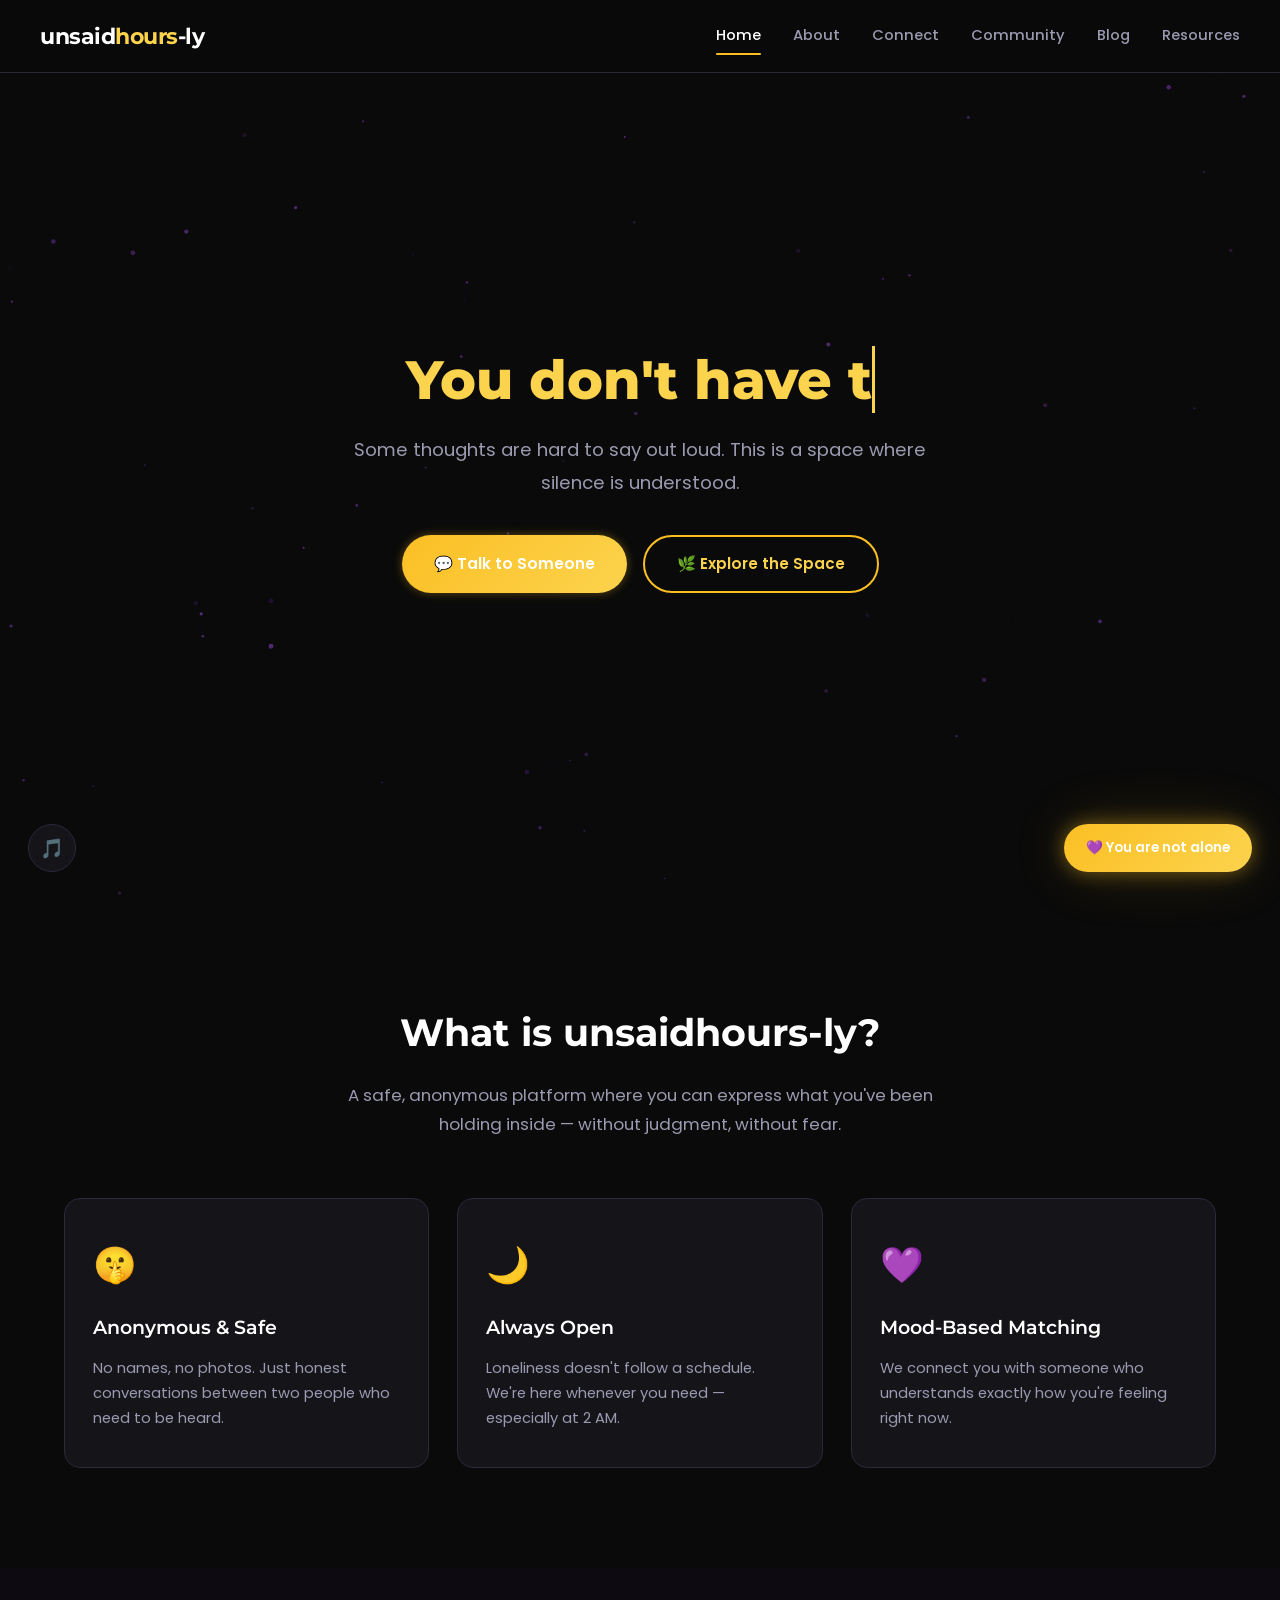
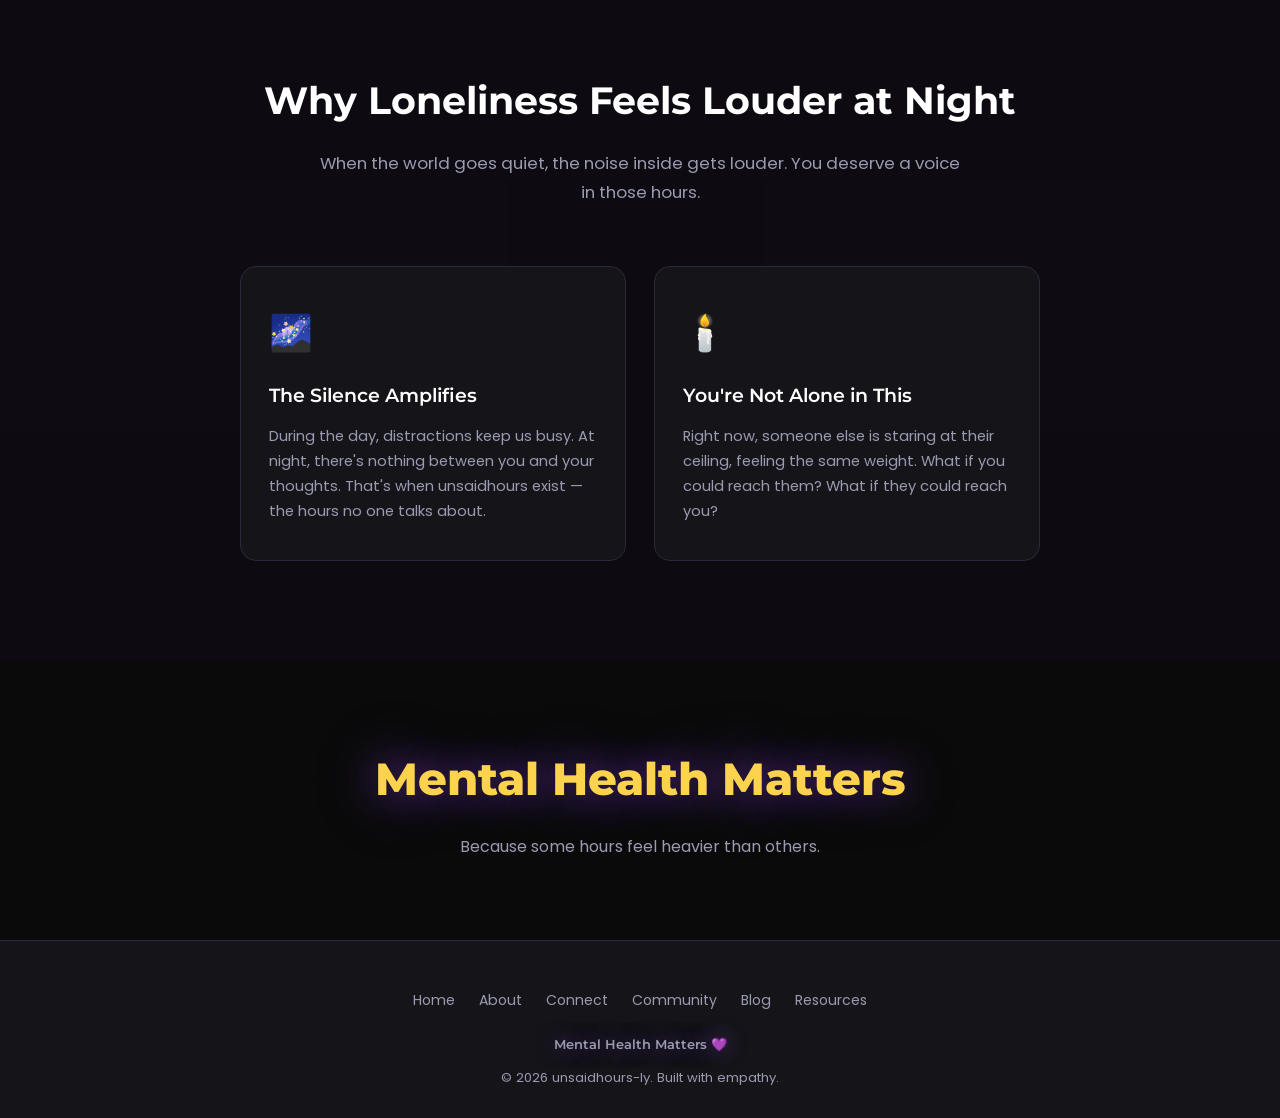
<file: index.html>
<!DOCTYPE html>
<html lang="en">
<head>
  <meta charset="UTF-8" />
  <meta name="viewport" content="width=device-width, initial-scale=1.0" />
  <title>unsaidhours-ly — You Don't Have to Carry It Alone</title>
  <meta name="description" content="A safe, anonymous space where you can talk, share feelings, and connect with someone who understands. Because some hours feel heavier than others." />
  <link rel="stylesheet" href="style.css" />
</head>
<body>

  <!-- Particle Background -->
  <canvas id="particles-canvas"></canvas>

  <!-- ========== NAVBAR ========== -->
  <nav class="navbar" id="navbar">
    <div class="nav-inner">
      <a href="index.html" class="nav-logo">unsaid<span>hours</span>-ly</a>
      <div class="nav-links" id="navLinks">
        <a href="index.html" class="active">Home</a>
        <a href="about.html">About</a>
        <a href="connect.html">Connect</a>
        <a href="community.html">Community</a>
        <a href="blog.html">Blog</a>
        <a href="resources.html">Resources</a>
      </div>
      <button class="hamburger" id="hamburger" aria-label="Toggle menu">
        <span></span><span></span><span></span>
      </button>
    </div>
  </nav>

  <!-- ========== HERO ========== -->
  <section class="hero" id="hero">
    <div class="hero-content fade-in">
      <h1>
        <span class="typing-text" id="typingText"></span>
      </h1>
      <p>Some thoughts are hard to say out loud. This is a space where silence is understood.</p>
      <div class="hero-buttons">
        <a href="connect.html" class="btn btn-primary">💬 Talk to Someone</a>
        <a href="about.html" class="btn btn-secondary">🌿 Explore the Space</a>
      </div>
    </div>
  </section>

  <!-- ========== MAIN CONTENT ========== -->
  <main>

    <!-- What is unsaidhours-ly? -->
    <section class="section-pad" id="what-is">
      <div class="container">
        <div class="section-header fade-in">
          <h2>What is unsaidhours-ly?</h2>
          <p>A safe, anonymous platform where you can express what you've been holding inside — without judgment, without fear.</p>
        </div>
        <div class="cards-grid">
          <div class="card fade-in">
            <span class="card-icon">🤫</span>
            <h3>Anonymous & Safe</h3>
            <p>No names, no photos. Just honest conversations between two people who need to be heard.</p>
          </div>
          <div class="card fade-in">
            <span class="card-icon">🌙</span>
            <h3>Always Open</h3>
            <p>Loneliness doesn't follow a schedule. We're here whenever you need — especially at 2 AM.</p>
          </div>
          <div class="card fade-in">
            <span class="card-icon">💜</span>
            <h3>Mood-Based Matching</h3>
            <p>We connect you with someone who understands exactly how you're feeling right now.</p>
          </div>
        </div>
      </div>
    </section>

    <!-- Why Loneliness Feels Louder at Night -->
    <section class="section-pad" style="background: rgba(123, 47, 255, 0.03);">
      <div class="container">
        <div class="section-header fade-in">
          <h2>Why Loneliness Feels Louder at Night</h2>
          <p>When the world goes quiet, the noise inside gets louder. You deserve a voice in those hours.</p>
        </div>
        <div class="cards-grid" style="max-width: 800px; margin: 0 auto;">
          <div class="card fade-in">
            <span class="card-icon">🌌</span>
            <h3>The Silence Amplifies</h3>
            <p>During the day, distractions keep us busy. At night, there's nothing between you and your thoughts. That's when unsaidhours exist — the hours no one talks about.</p>
          </div>
          <div class="card fade-in">
            <span class="card-icon">🕯️</span>
            <h3>You're Not Alone in This</h3>
            <p>Right now, someone else is staring at their ceiling, feeling the same weight. What if you could reach them? What if they could reach you?</p>
          </div>
        </div>
      </div>
    </section>

    <!-- Mental Health Matters Glow Section -->
    <section class="glow-section fade-in">
      <h2>Mental Health Matters</h2>
      <p style="color: var(--clr-text-dim); margin-top: 16px; font-size: 1rem;">Because some hours feel heavier than others.</p>
    </section>

  </main>

  <!-- ========== FOOTER ========== -->
  <footer class="footer">
    <div class="footer-links">
      <a href="index.html">Home</a>
      <a href="about.html">About</a>
      <a href="connect.html">Connect</a>
      <a href="community.html">Community</a>
      <a href="blog.html">Blog</a>
      <a href="resources.html">Resources</a>
    </div>
    <p class="footer-glow">Mental Health Matters 💜</p>
    <p>&copy; 2026 unsaidhours-ly. Built with empathy.</p>
  </footer>

  <!-- Floating Bubble -->
  <button class="floating-bubble" id="floatingBubble">💜 You are not alone</button>

  <!-- Music Toggle -->
  <button class="music-toggle" id="musicToggle" aria-label="Toggle ambient music" title="Toggle ambient music">🎵</button>

  <script src="script.js"></script>
  <!-- Chatbase AI Chat Widget -->
  <script>
    (function(){if(!window.chatbase||window.chatbase("getState")!=="initialized"){window.chatbase=(...arguments)=>{if(!window.chatbase.q){window.chatbase.q=[]}window.chatbase.q.push(arguments)};window.chatbase=new Proxy(window.chatbase,{get(target,prop){if(prop==="q"){return target.q}return(...args)=>target(prop,...args)}})}const onLoad=function(){const script=document.createElement("script");script.src="https://www.chatbase.co/embed.min.js";script.id="95gMTT_rJ_fobu05WWsXP";script.domain="www.chatbase.co";document.body.appendChild(script)};if(document.readyState==="complete"){onLoad()}else{window.addEventListener("load",onLoad)}})();
  </script>
</body>
</html>
</file>
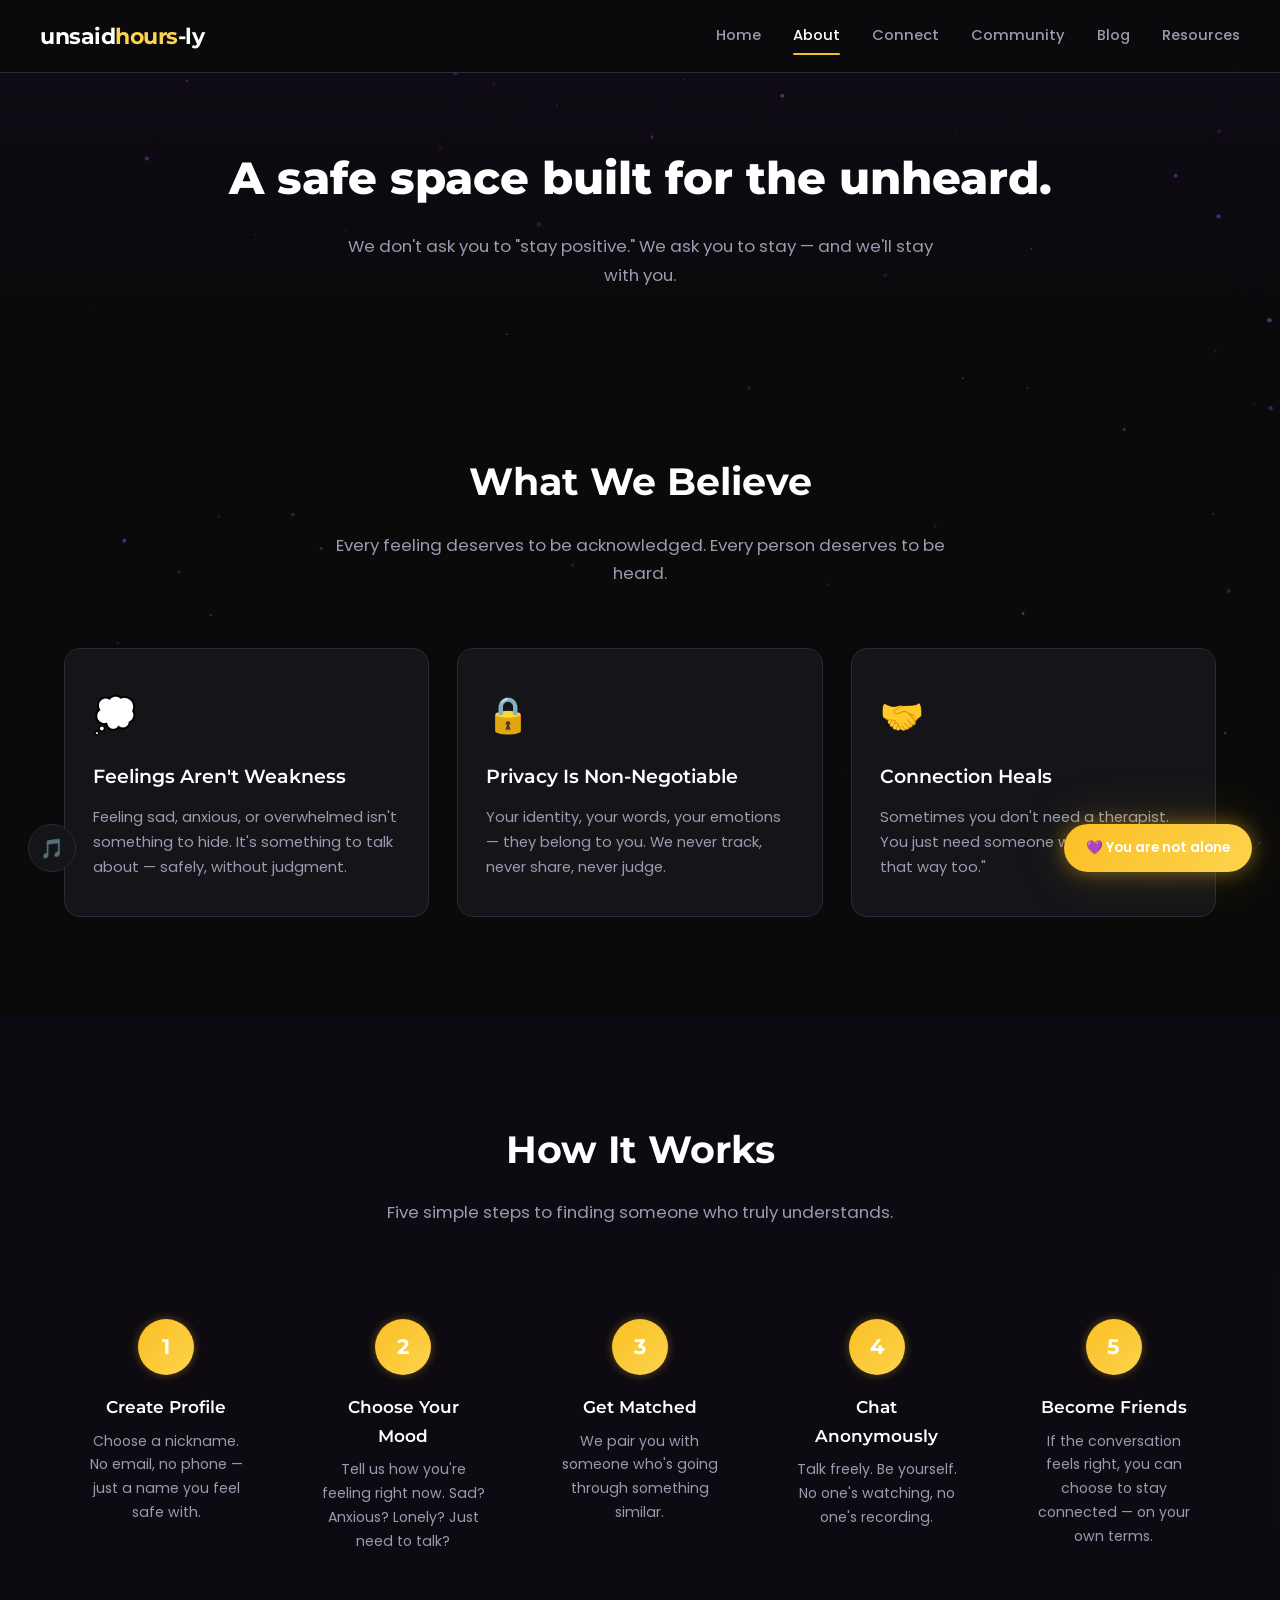
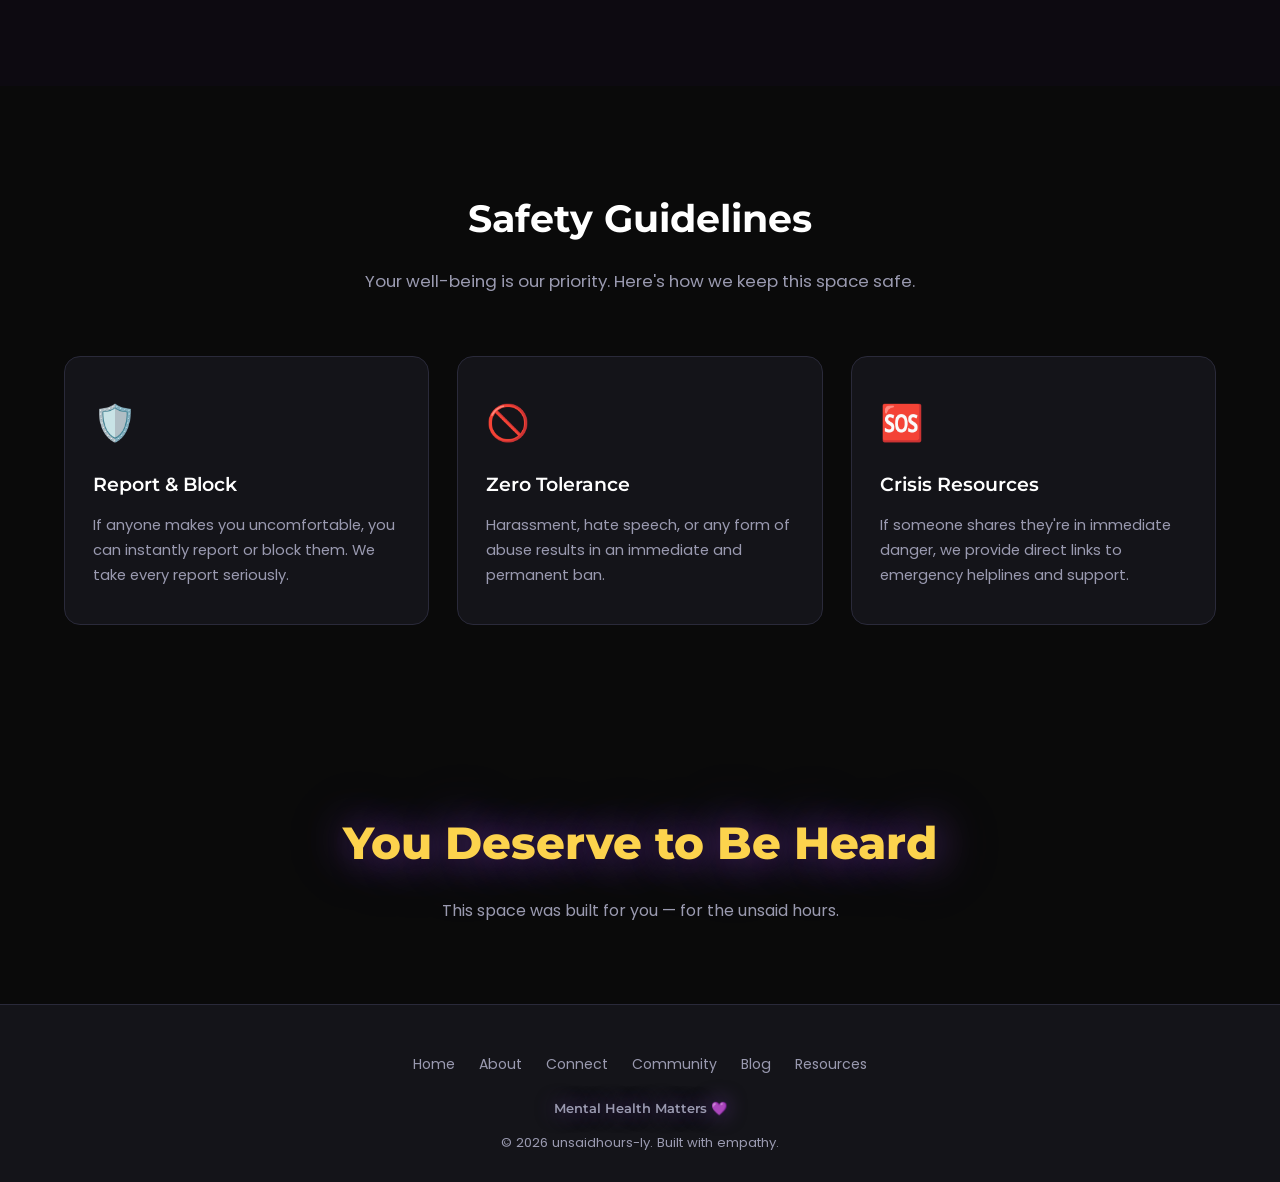
<file: about.html>
<!DOCTYPE html>
<html lang="en">

<head>
    <meta charset="UTF-8" />
    <meta name="viewport" content="width=device-width, initial-scale=1.0" />
    <title>About — unsaidhours-ly</title>
    <meta name="description"
        content="Learn how unsaidhours-ly works — a safe, anonymous space for emotional connection and support." />
    <link rel="stylesheet" href="style.css" />
</head>

<body>

    <canvas id="particles-canvas"></canvas>

    <!-- ========== NAVBAR ========== -->
    <nav class="navbar" id="navbar">
        <div class="nav-inner">
            <a href="index.html" class="nav-logo">unsaid<span>hours</span>-ly</a>
            <div class="nav-links" id="navLinks">
                <a href="index.html">Home</a>
                <a href="about.html" class="active">About</a>
                <a href="connect.html">Connect</a>
                <a href="community.html">Community</a>
                <a href="blog.html">Blog</a>
                <a href="resources.html">Resources</a>
            </div>
            <button class="hamburger" id="hamburger" aria-label="Toggle menu">
                <span></span><span></span><span></span>
            </button>
        </div>
    </nav>

    <!-- ========== PAGE HEADER ========== -->
    <section class="page-header">
        <h1 class="fade-in">A safe space built for the unheard.</h1>
        <p class="fade-in">We don't ask you to "stay positive." We ask you to stay — and we'll stay with you.</p>
    </section>

    <main>

        <!-- What We Believe -->
        <section class="section-pad">
            <div class="container">
                <div class="section-header fade-in">
                    <h2>What We Believe</h2>
                    <p>Every feeling deserves to be acknowledged. Every person deserves to be heard.</p>
                </div>
                <div class="cards-grid">
                    <div class="card fade-in">
                        <span class="card-icon">💭</span>
                        <h3>Feelings Aren't Weakness</h3>
                        <p>Feeling sad, anxious, or overwhelmed isn't something to hide. It's something to talk about —
                            safely, without judgment.</p>
                    </div>
                    <div class="card fade-in">
                        <span class="card-icon">🔒</span>
                        <h3>Privacy Is Non-Negotiable</h3>
                        <p>Your identity, your words, your emotions — they belong to you. We never track, never share,
                            never judge.</p>
                    </div>
                    <div class="card fade-in">
                        <span class="card-icon">🤝</span>
                        <h3>Connection Heals</h3>
                        <p>Sometimes you don't need a therapist. You just need someone who says, "I feel that way too."
                        </p>
                    </div>
                </div>
            </div>
        </section>

        <!-- How Matching Works -->
        <section class="section-pad" style="background: rgba(123, 47, 255, 0.03);">
            <div class="container">
                <div class="section-header fade-in">
                    <h2>How It Works</h2>
                    <p>Five simple steps to finding someone who truly understands.</p>
                </div>
                <div class="steps-grid">
                    <div class="step-card fade-in">
                        <div class="step-number">1</div>
                        <h3>Create Profile</h3>
                        <p>Choose a nickname. No email, no phone — just a name you feel safe with.</p>
                    </div>
                    <div class="step-card fade-in">
                        <div class="step-number">2</div>
                        <h3>Choose Your Mood</h3>
                        <p>Tell us how you're feeling right now. Sad? Anxious? Lonely? Just need to talk?</p>
                    </div>
                    <div class="step-card fade-in">
                        <div class="step-number">3</div>
                        <h3>Get Matched</h3>
                        <p>We pair you with someone who's going through something similar.</p>
                    </div>
                    <div class="step-card fade-in">
                        <div class="step-number">4</div>
                        <h3>Chat Anonymously</h3>
                        <p>Talk freely. Be yourself. No one's watching, no one's recording.</p>
                    </div>
                    <div class="step-card fade-in">
                        <div class="step-number">5</div>
                        <h3>Become Friends</h3>
                        <p>If the conversation feels right, you can choose to stay connected — on your own terms.</p>
                    </div>
                </div>
            </div>
        </section>

        <!-- Safety Guidelines -->
        <section class="section-pad">
            <div class="container">
                <div class="section-header fade-in">
                    <h2>Safety Guidelines</h2>
                    <p>Your well-being is our priority. Here's how we keep this space safe.</p>
                </div>
                <div class="cards-grid">
                    <div class="card fade-in">
                        <span class="card-icon">🛡️</span>
                        <h3>Report & Block</h3>
                        <p>If anyone makes you uncomfortable, you can instantly report or block them. We take every
                            report seriously.</p>
                    </div>
                    <div class="card fade-in">
                        <span class="card-icon">🚫</span>
                        <h3>Zero Tolerance</h3>
                        <p>Harassment, hate speech, or any form of abuse results in an immediate and permanent ban.</p>
                    </div>
                    <div class="card fade-in">
                        <span class="card-icon">🆘</span>
                        <h3>Crisis Resources</h3>
                        <p>If someone shares they're in immediate danger, we provide direct links to emergency helplines
                            and support.</p>
                    </div>
                </div>
            </div>
        </section>

        <!-- Glow Section -->
        <section class="glow-section fade-in">
            <h2>You Deserve to Be Heard</h2>
            <p style="color: var(--clr-text-dim); margin-top: 16px; font-size: 1rem;">This space was built for you — for
                the unsaid hours.</p>
        </section>

    </main>

    <!-- ========== FOOTER ========== -->
    <footer class="footer">
        <div class="footer-links">
            <a href="index.html">Home</a>
            <a href="about.html">About</a>
            <a href="connect.html">Connect</a>
            <a href="community.html">Community</a>
            <a href="blog.html">Blog</a>
            <a href="resources.html">Resources</a>
        </div>
        <p class="footer-glow">Mental Health Matters 💜</p>
        <p>&copy; 2026 unsaidhours-ly. Built with empathy.</p>
    </footer>

    <button class="floating-bubble" id="floatingBubble">💜 You are not alone</button>
    <button class="music-toggle" id="musicToggle" aria-label="Toggle ambient music"
        title="Toggle ambient music">🎵</button>

    <script src="script.js"></script>
  <!-- Chatbase AI Chat Widget -->
  <script>
    (function(){if(!window.chatbase||window.chatbase("getState")!=="initialized"){window.chatbase=(...arguments)=>{if(!window.chatbase.q){window.chatbase.q=[]}window.chatbase.q.push(arguments)};window.chatbase=new Proxy(window.chatbase,{get(target,prop){if(prop==="q"){return target.q}return(...args)=>target(prop,...args)}})}const onLoad=function(){const script=document.createElement("script");script.src="https://www.chatbase.co/embed.min.js";script.id="95gMTT_rJ_fobu05WWsXP";script.domain="www.chatbase.co";document.body.appendChild(script)};if(document.readyState==="complete"){onLoad()}else{window.addEventListener("load",onLoad)}})();
  </script>
</body>

</html>
</file>
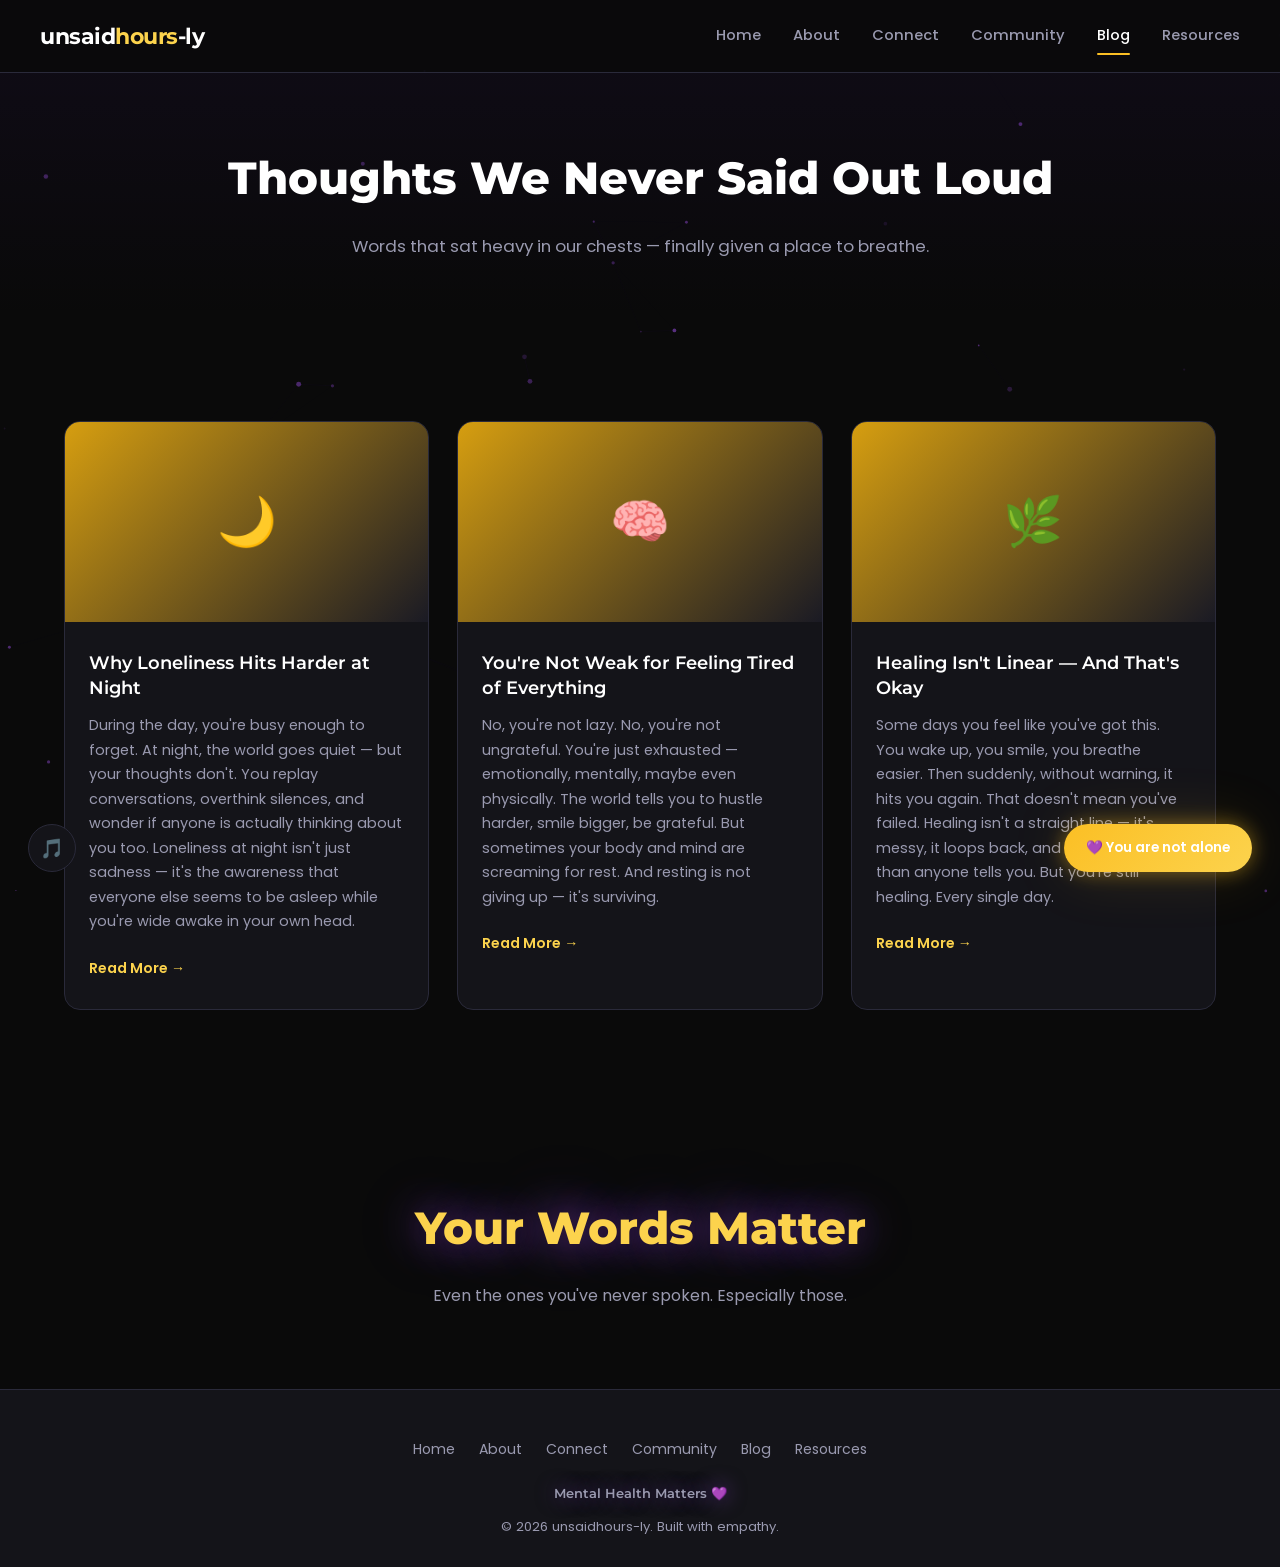
<file: blog.html>
<!DOCTYPE html>
<html lang="en">

<head>
    <meta charset="UTF-8" />
    <meta name="viewport" content="width=device-width, initial-scale=1.0" />
    <title>Blog — unsaidhours-ly</title>
    <meta name="description"
        content="Thoughts we never said out loud. Emotional blog posts on loneliness, healing, and mental health." />
    <link rel="stylesheet" href="style.css" />
</head>

<body>

    <canvas id="particles-canvas"></canvas>

    <!-- ========== NAVBAR ========== -->
    <nav class="navbar" id="navbar">
        <div class="nav-inner">
            <a href="index.html" class="nav-logo">unsaid<span>hours</span>-ly</a>
            <div class="nav-links" id="navLinks">
                <a href="index.html">Home</a>
                <a href="about.html">About</a>
                <a href="connect.html">Connect</a>
                <a href="community.html">Community</a>
                <a href="blog.html" class="active">Blog</a>
                <a href="resources.html">Resources</a>
            </div>
            <button class="hamburger" id="hamburger" aria-label="Toggle menu">
                <span></span><span></span><span></span>
            </button>
        </div>
    </nav>

    <!-- ========== PAGE HEADER ========== -->
    <section class="page-header">
        <h1 class="fade-in">Thoughts We Never Said Out Loud</h1>
        <p class="fade-in">Words that sat heavy in our chests — finally given a place to breathe.</p>
    </section>

    <main>

        <!-- Blog Cards -->
        <section class="section-pad">
            <div class="container">
                <div class="cards-grid">

                    <!-- Blog Card 1 -->
                    <div class="blog-card fade-in">
                        <div class="blog-card-img">🌙</div>
                        <div class="blog-card-body">
                            <h3>Why Loneliness Hits Harder at Night</h3>
                            <p>During the day, you're busy enough to forget. At night, the world goes quiet — but your
                                thoughts don't. You replay conversations, overthink silences, and wonder if anyone is
                                actually thinking about you too. Loneliness at night isn't just sadness — it's the
                                awareness that everyone else seems to be asleep while you're wide awake in your own
                                head.</p>
                            <a href="#" class="read-more">Read More →</a>
                        </div>
                    </div>

                    <!-- Blog Card 2 -->
                    <div class="blog-card fade-in">
                        <div class="blog-card-img">🧠</div>
                        <div class="blog-card-body">
                            <h3>You're Not Weak for Feeling Tired of Everything</h3>
                            <p>No, you're not lazy. No, you're not ungrateful. You're just exhausted — emotionally,
                                mentally, maybe even physically. The world tells you to hustle harder, smile bigger, be
                                grateful. But sometimes your body and mind are screaming for rest. And resting is not
                                giving up — it's surviving.</p>
                            <a href="#" class="read-more">Read More →</a>
                        </div>
                    </div>

                    <!-- Blog Card 3 -->
                    <div class="blog-card fade-in">
                        <div class="blog-card-img">🌿</div>
                        <div class="blog-card-body">
                            <h3>Healing Isn't Linear — And That's Okay</h3>
                            <p>Some days you feel like you've got this. You wake up, you smile, you breathe easier. Then
                                suddenly, without warning, it hits you again. That doesn't mean you've failed. Healing
                                isn't a straight line — it's messy, it loops back, and it takes longer than anyone tells
                                you. But you're still healing. Every single day.</p>
                            <a href="#" class="read-more">Read More →</a>
                        </div>
                    </div>

                </div>
            </div>
        </section>

        <!-- Emotional Closing -->
        <section class="glow-section fade-in">
            <h2>Your Words Matter</h2>
            <p style="color: var(--clr-text-dim); margin-top: 16px; font-size: 1rem;">Even the ones you've never spoken.
                Especially those.</p>
        </section>

    </main>

    <!-- ========== FOOTER ========== -->
    <footer class="footer">
        <div class="footer-links">
            <a href="index.html">Home</a>
            <a href="about.html">About</a>
            <a href="connect.html">Connect</a>
            <a href="community.html">Community</a>
            <a href="blog.html">Blog</a>
            <a href="resources.html">Resources</a>
        </div>
        <p class="footer-glow">Mental Health Matters 💜</p>
        <p>&copy; 2026 unsaidhours-ly. Built with empathy.</p>
    </footer>

    <button class="floating-bubble" id="floatingBubble">💜 You are not alone</button>
    <button class="music-toggle" id="musicToggle" aria-label="Toggle ambient music"
        title="Toggle ambient music">🎵</button>

    <script src="script.js"></script>
</body>

</html>
</file>
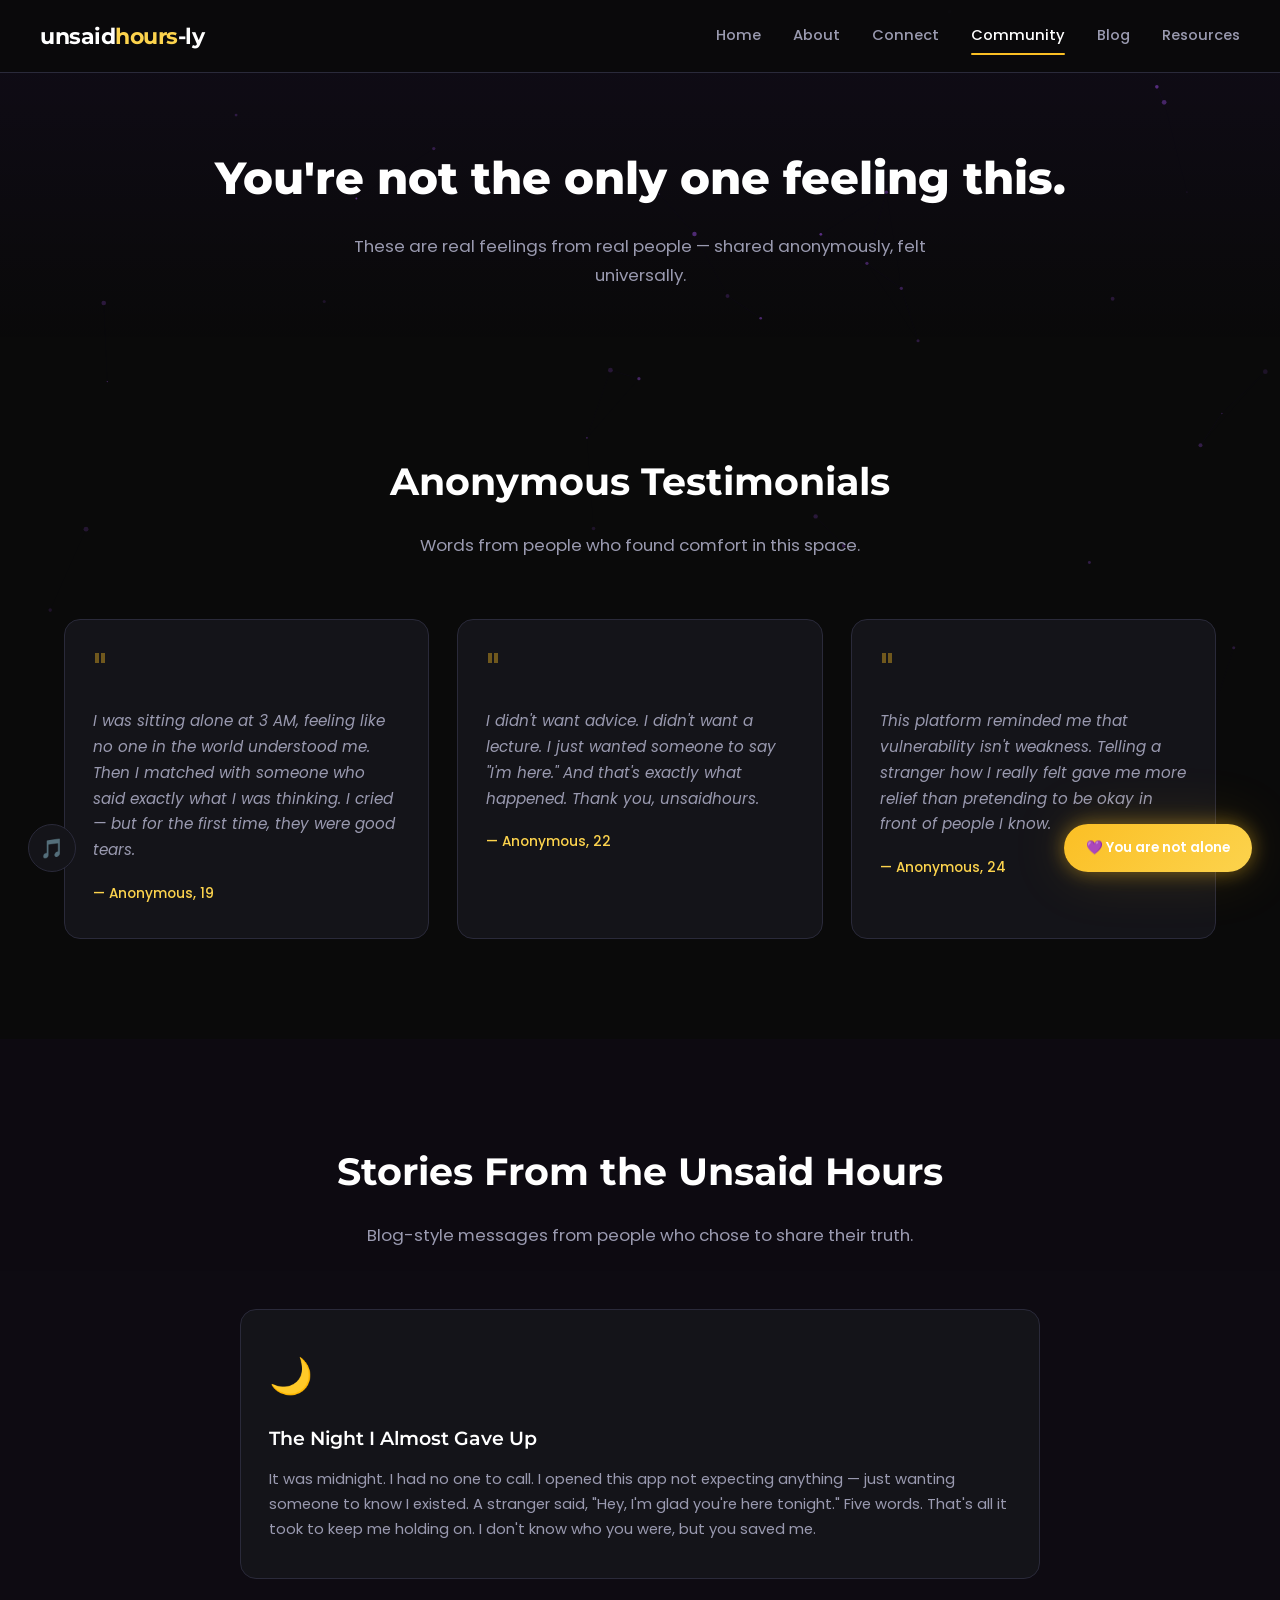
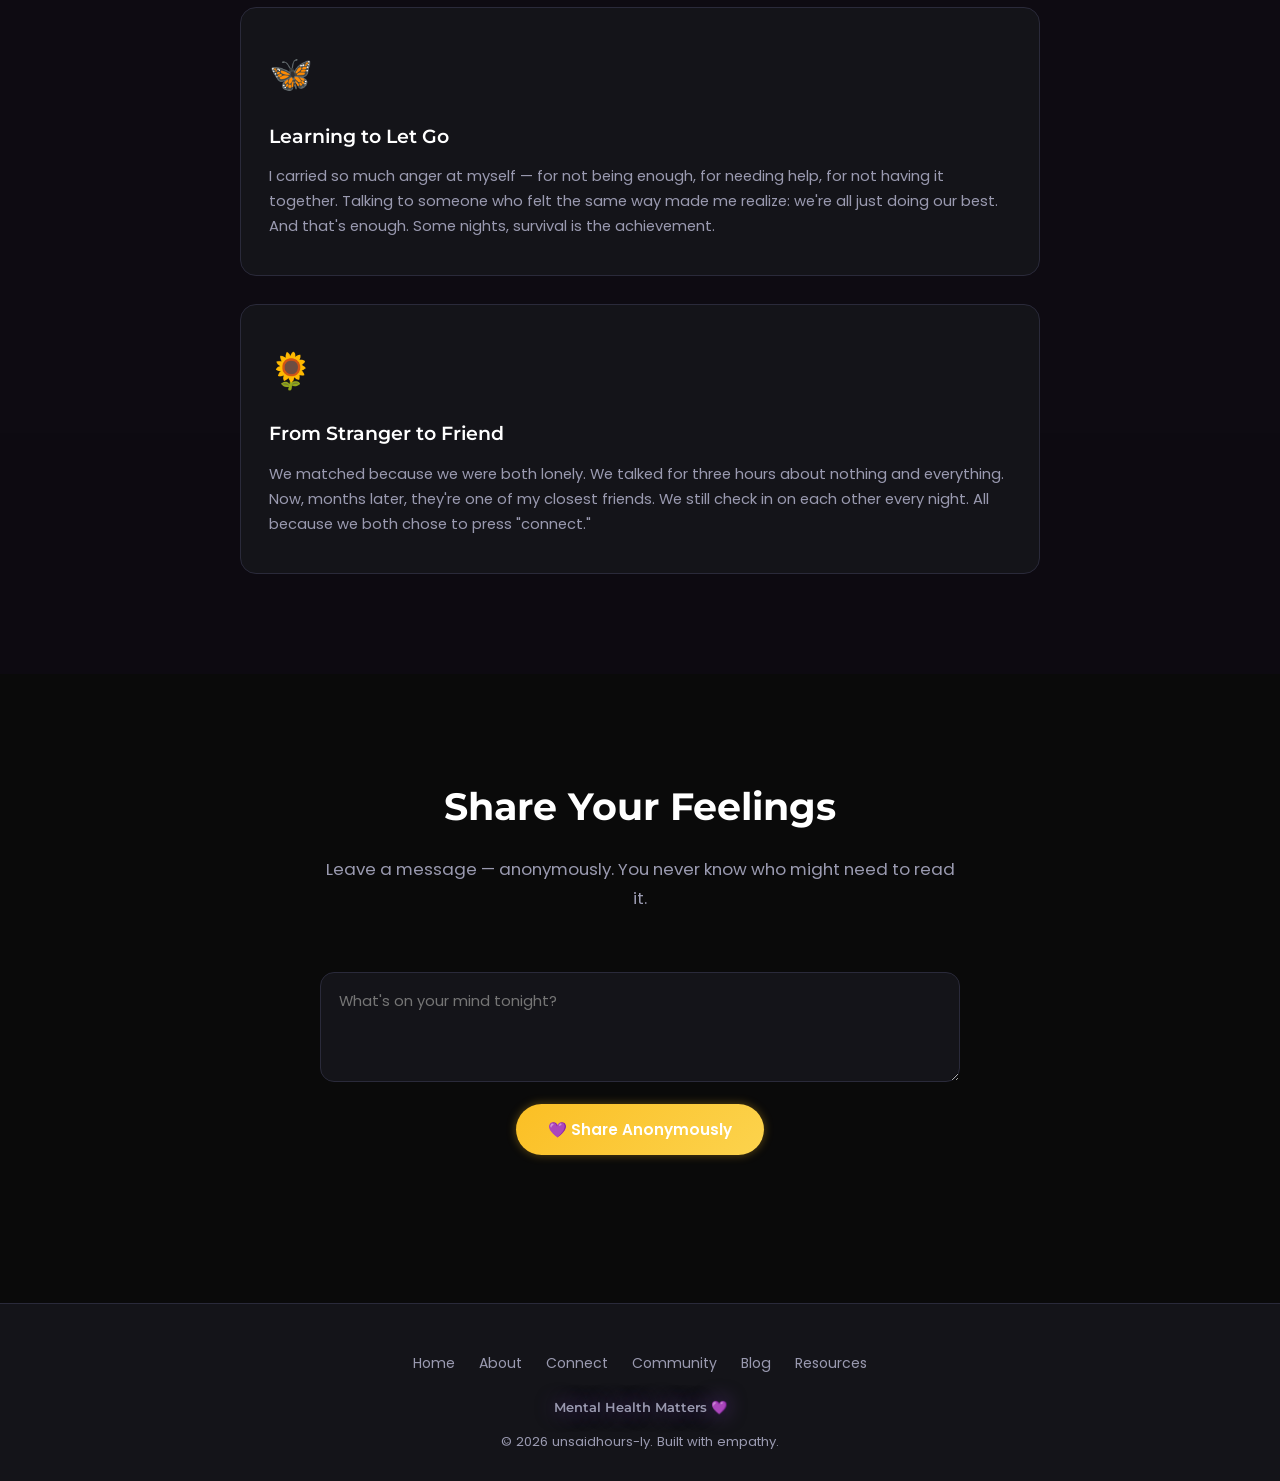
<file: community.html>
<!DOCTYPE html>
<html lang="en">

<head>
    <meta charset="UTF-8" />
    <meta name="viewport" content="width=device-width, initial-scale=1.0" />
    <title>Community Voices — unsaidhours-ly</title>
    <meta name="description" content="Read anonymous stories, testimonials, and shared feelings from our community." />
    <link rel="stylesheet" href="style.css" />
</head>

<body>

    <canvas id="particles-canvas"></canvas>

    <!-- ========== NAVBAR ========== -->
    <nav class="navbar" id="navbar">
        <div class="nav-inner">
            <a href="index.html" class="nav-logo">unsaid<span>hours</span>-ly</a>
            <div class="nav-links" id="navLinks">
                <a href="index.html">Home</a>
                <a href="about.html">About</a>
                <a href="connect.html">Connect</a>
                <a href="community.html" class="active">Community</a>
                <a href="blog.html">Blog</a>
                <a href="resources.html">Resources</a>
            </div>
            <button class="hamburger" id="hamburger" aria-label="Toggle menu">
                <span></span><span></span><span></span>
            </button>
        </div>
    </nav>

    <!-- ========== PAGE HEADER ========== -->
    <section class="page-header">
        <h1 class="fade-in">You're not the only one feeling this.</h1>
        <p class="fade-in">These are real feelings from real people — shared anonymously, felt universally.</p>
    </section>

    <main>

        <!-- Anonymous Testimonials -->
        <section class="section-pad">
            <div class="container">
                <div class="section-header fade-in">
                    <h2>Anonymous Testimonials</h2>
                    <p>Words from people who found comfort in this space.</p>
                </div>
                <div class="cards-grid">
                    <div class="testimonial-card fade-in">
                        <div class="quote-mark">"</div>
                        <p>I was sitting alone at 3 AM, feeling like no one in the world understood me. Then I matched
                            with someone who said exactly what I was thinking. I cried — but for the first time, they
                            were good tears.</p>
                        <span class="author">— Anonymous, 19</span>
                    </div>
                    <div class="testimonial-card fade-in">
                        <div class="quote-mark">"</div>
                        <p>I didn't want advice. I didn't want a lecture. I just wanted someone to say "I'm here." And
                            that's exactly what happened. Thank you, unsaidhours.</p>
                        <span class="author">— Anonymous, 22</span>
                    </div>
                    <div class="testimonial-card fade-in">
                        <div class="quote-mark">"</div>
                        <p>This platform reminded me that vulnerability isn't weakness. Telling a stranger how I really
                            felt gave me more relief than pretending to be okay in front of people I know.</p>
                        <span class="author">— Anonymous, 24</span>
                    </div>
                </div>
            </div>
        </section>

        <!-- Emotional User Stories -->
        <section class="section-pad" style="background: rgba(123, 47, 255, 0.03);">
            <div class="container">
                <div class="section-header fade-in">
                    <h2>Stories From the Unsaid Hours</h2>
                    <p>Blog-style messages from people who chose to share their truth.</p>
                </div>
                <div class="cards-grid" style="max-width: 800px; margin: 0 auto;">
                    <div class="card fade-in" style="grid-column: 1 / -1;">
                        <span class="card-icon">🌙</span>
                        <h3>The Night I Almost Gave Up</h3>
                        <p>It was midnight. I had no one to call. I opened this app not expecting anything — just
                            wanting someone to know I existed. A stranger said, "Hey, I'm glad you're here tonight."
                            Five words. That's all it took to keep me holding on. I don't know who you were, but you
                            saved me.</p>
                    </div>
                    <div class="card fade-in" style="grid-column: 1 / -1;">
                        <span class="card-icon">🦋</span>
                        <h3>Learning to Let Go</h3>
                        <p>I carried so much anger at myself — for not being enough, for needing help, for not having it
                            together. Talking to someone who felt the same way made me realize: we're all just doing our
                            best. And that's enough. Some nights, survival is the achievement.</p>
                    </div>
                    <div class="card fade-in" style="grid-column: 1 / -1;">
                        <span class="card-icon">🌻</span>
                        <h3>From Stranger to Friend</h3>
                        <p>We matched because we were both lonely. We talked for three hours about nothing and
                            everything. Now, months later, they're one of my closest friends. We still check in on each
                            other every night. All because we both chose to press "connect."</p>
                    </div>
                </div>
            </div>
        </section>

        <!-- Comment Section -->
        <section class="section-pad">
            <div class="container">
                <div class="section-header fade-in">
                    <h2>Share Your Feelings</h2>
                    <p>Leave a message — anonymously. You never know who might need to read it.</p>
                </div>

                <div class="comment-form fade-in">
                    <textarea id="commentInput" placeholder="What's on your mind tonight?"></textarea>
                    <div class="text-center">
                        <button class="btn btn-primary" id="commentSubmitBtn">💜 Share Anonymously</button>
                    </div>
                </div>

                <div class="comments-list" id="commentsList">
                    <!-- Pre-loaded demo comments -->
                    <div class="comment-item fade-in">
                        <div class="comment-author">Anonymous Soul</div>
                        <p>Some days I just want someone to sit with me in silence and understand that it's enough.</p>
                    </div>
                    <div class="comment-item fade-in">
                        <div class="comment-author">Anonymous Heart</div>
                        <p>I'm trying. I know it doesn't look like it, but I really am trying.</p>
                    </div>
                    <div class="comment-item fade-in">
                        <div class="comment-author">Anonymous Light</div>
                        <p>Thank you for this space. For the first time, I don't feel like I need to pretend.</p>
                    </div>
                </div>
            </div>
        </section>

    </main>

    <!-- ========== FOOTER ========== -->
    <footer class="footer">
        <div class="footer-links">
            <a href="index.html">Home</a>
            <a href="about.html">About</a>
            <a href="connect.html">Connect</a>
            <a href="community.html">Community</a>
            <a href="blog.html">Blog</a>
            <a href="resources.html">Resources</a>
        </div>
        <p class="footer-glow">Mental Health Matters 💜</p>
        <p>&copy; 2026 unsaidhours-ly. Built with empathy.</p>
    </footer>

    <button class="floating-bubble" id="floatingBubble">💜 You are not alone</button>
    <button class="music-toggle" id="musicToggle" aria-label="Toggle ambient music"
        title="Toggle ambient music">🎵</button>

    <script src="script.js"></script>
</body>

</html>
</file>
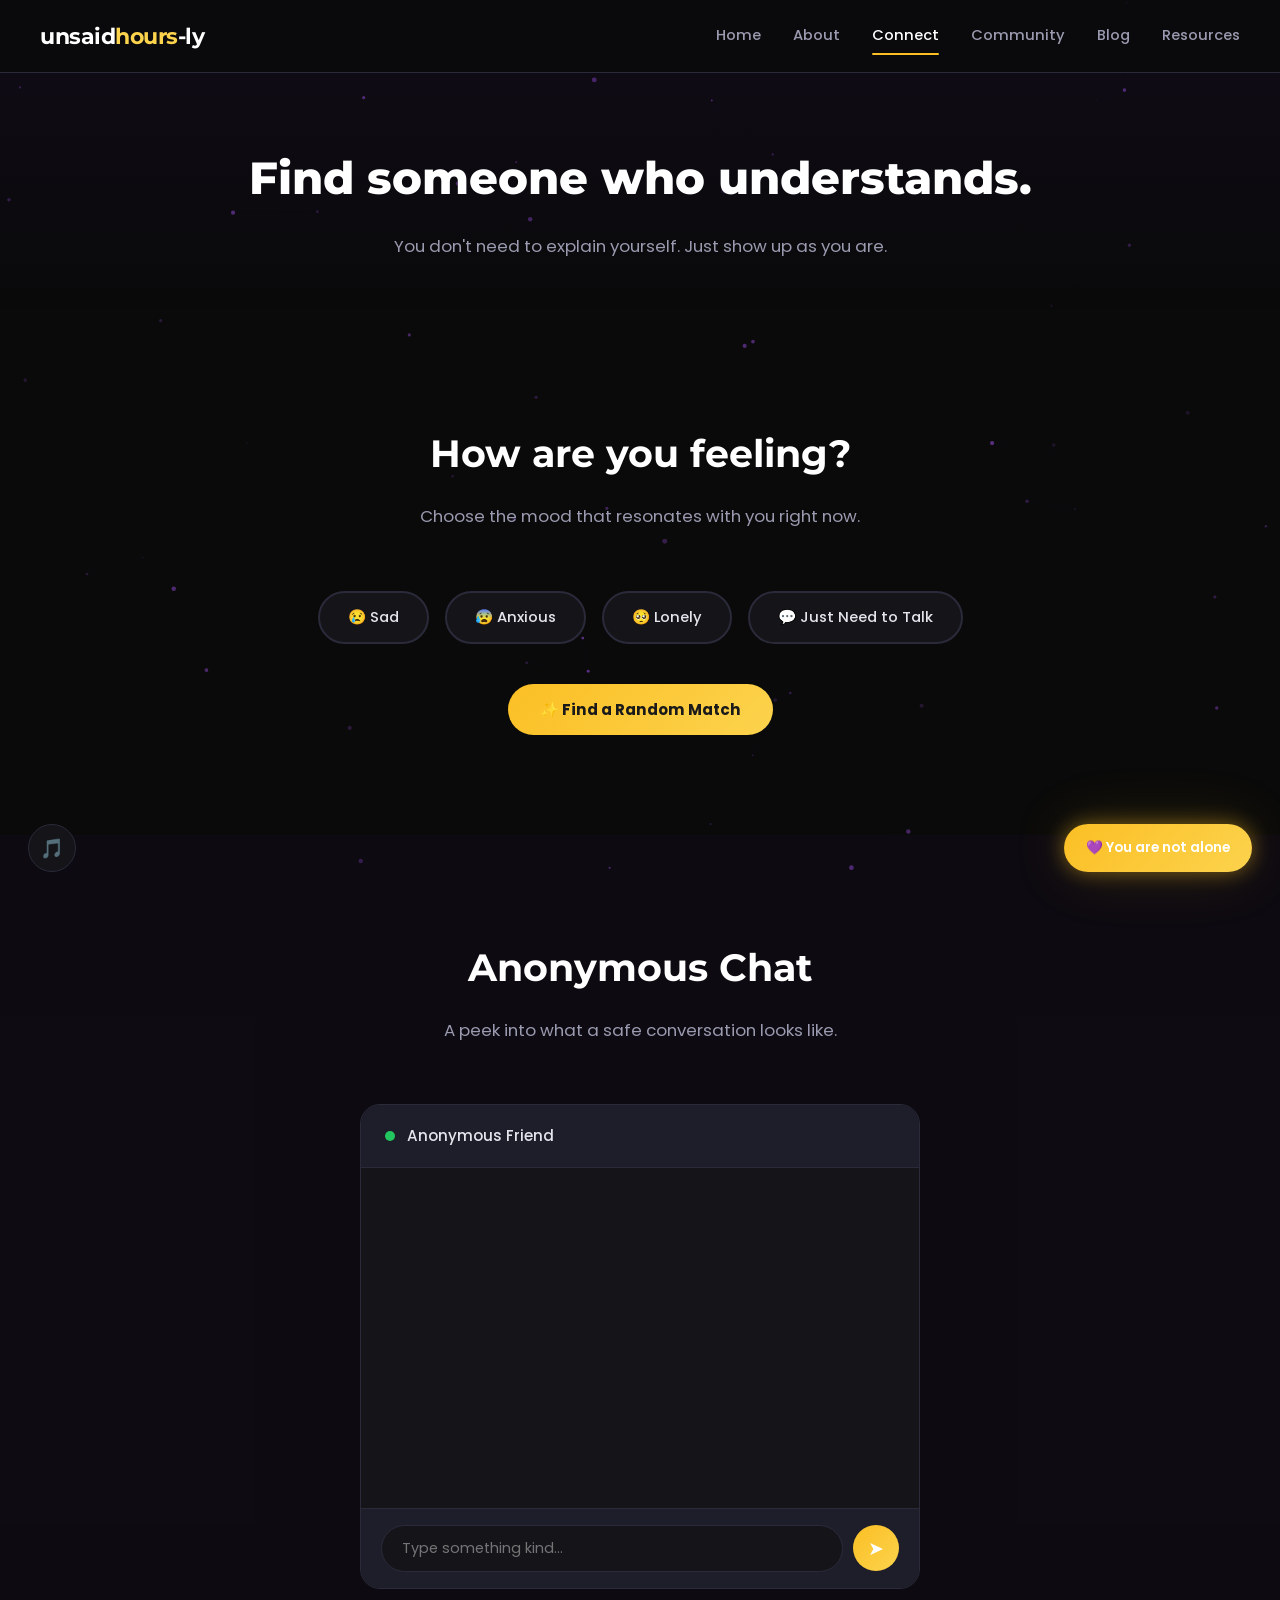
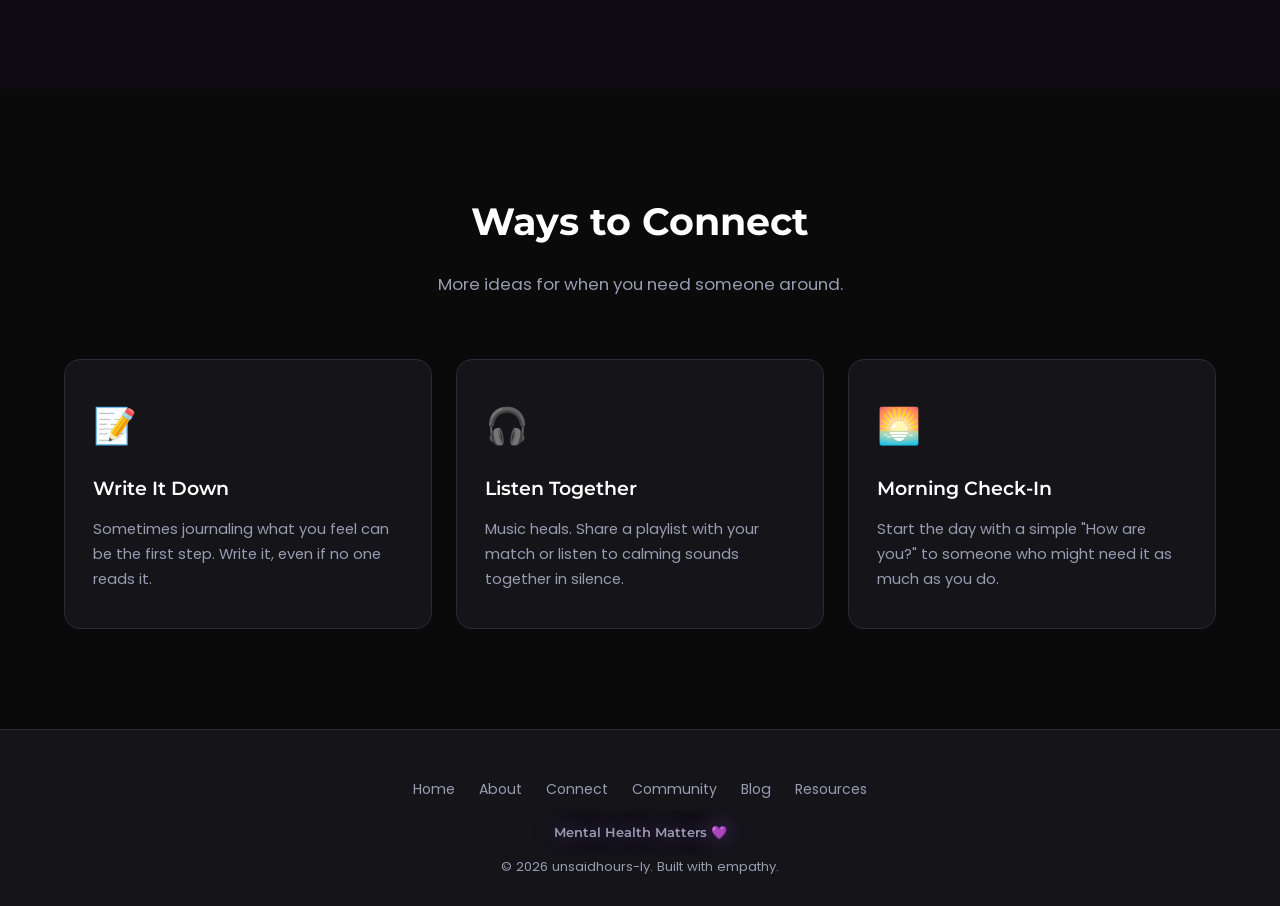
<file: connect.html>
<!DOCTYPE html>
<html lang="en">

<head>
    <meta charset="UTF-8" />
    <meta name="viewport" content="width=device-width, initial-scale=1.0" />
    <title>Connect — unsaidhours-ly</title>
    <meta name="description"
        content="Find someone who understands. Choose your mood, get matched, and chat anonymously." />
    <link rel="stylesheet" href="style.css" />
</head>

<body>

    <canvas id="particles-canvas"></canvas>

    <!-- ========== NAVBAR ========== -->
    <nav class="navbar" id="navbar">
        <div class="nav-inner">
            <a href="index.html" class="nav-logo">unsaid<span>hours</span>-ly</a>
            <div class="nav-links" id="navLinks">
                <a href="index.html">Home</a>
                <a href="about.html">About</a>
                <a href="connect.html" class="active">Connect</a>
                <a href="community.html">Community</a>
                <a href="blog.html">Blog</a>
                <a href="resources.html">Resources</a>
            </div>
            <button class="hamburger" id="hamburger" aria-label="Toggle menu">
                <span></span><span></span><span></span>
            </button>
        </div>
    </nav>

    <!-- ========== PAGE HEADER ========== -->
    <section class="page-header">
        <h1 class="fade-in">Find someone who understands.</h1>
        <p class="fade-in">You don't need to explain yourself. Just show up as you are.</p>
    </section>

    <main>

        <!-- Mood Selector -->
        <section class="section-pad">
            <div class="container">
                <div class="section-header fade-in">
                    <h2>How are you feeling?</h2>
                    <p>Choose the mood that resonates with you right now.</p>
                </div>

                <div class="mood-selector fade-in" id="moodSelector">
                    <button class="mood-btn" data-mood="sad">😢 Sad</button>
                    <button class="mood-btn" data-mood="anxious">😰 Anxious</button>
                    <button class="mood-btn" data-mood="lonely">🥺 Lonely</button>
                    <button class="mood-btn" data-mood="talk">💬 Just Need to Talk</button>
                </div>

                <div class="text-center fade-in">
                    <button class="btn btn-yellow" id="matchBtn">✨ Find a Random Match</button>
                </div>
            </div>
        </section>

        <!-- Chat UI Demo -->
        <section class="section-pad" style="background: rgba(123, 47, 255, 0.03);">
            <div class="container">
                <div class="section-header fade-in">
                    <h2>Anonymous Chat</h2>
                    <p>A peek into what a safe conversation looks like.</p>
                </div>

                <div class="chat-container fade-in" id="chatContainer">
                    <div class="chat-header">
                        <div class="status-dot"></div>
                        <span>Anonymous Friend</span>
                    </div>
                    <div class="chat-messages" id="chatMessages">
                        <!-- Demo messages will be populated by JS -->
                    </div>
                    <div class="chat-input-area">
                        <input type="text" id="chatInput" placeholder="Type something kind..." autocomplete="off" />
                        <button id="chatSendBtn" aria-label="Send message">➤</button>
                    </div>
                </div>
            </div>
        </section>

        <!-- Suggestion Cards -->
        <section class="section-pad">
            <div class="container">
                <div class="section-header fade-in">
                    <h2>Ways to Connect</h2>
                    <p>More ideas for when you need someone around.</p>
                </div>
                <div class="suggestion-cards cards-grid">
                    <div class="card fade-in">
                        <span class="card-icon">📝</span>
                        <h3>Write It Down</h3>
                        <p>Sometimes journaling what you feel can be the first step. Write it, even if no one reads it.
                        </p>
                    </div>
                    <div class="card fade-in">
                        <span class="card-icon">🎧</span>
                        <h3>Listen Together</h3>
                        <p>Music heals. Share a playlist with your match or listen to calming sounds together in
                            silence.</p>
                    </div>
                    <div class="card fade-in">
                        <span class="card-icon">🌅</span>
                        <h3>Morning Check-In</h3>
                        <p>Start the day with a simple "How are you?" to someone who might need it as much as you do.
                        </p>
                    </div>
                </div>
            </div>
        </section>

    </main>

    <!-- ========== FOOTER ========== -->
    <footer class="footer">
        <div class="footer-links">
            <a href="index.html">Home</a>
            <a href="about.html">About</a>
            <a href="connect.html">Connect</a>
            <a href="community.html">Community</a>
            <a href="blog.html">Blog</a>
            <a href="resources.html">Resources</a>
        </div>
        <p class="footer-glow">Mental Health Matters 💜</p>
        <p>&copy; 2026 unsaidhours-ly. Built with empathy.</p>
    </footer>

    <button class="floating-bubble" id="floatingBubble">💜 You are not alone</button>
    <button class="music-toggle" id="musicToggle" aria-label="Toggle ambient music"
        title="Toggle ambient music">🎵</button>

    <script src="script.js"></script>
</body>

</html>
</file>
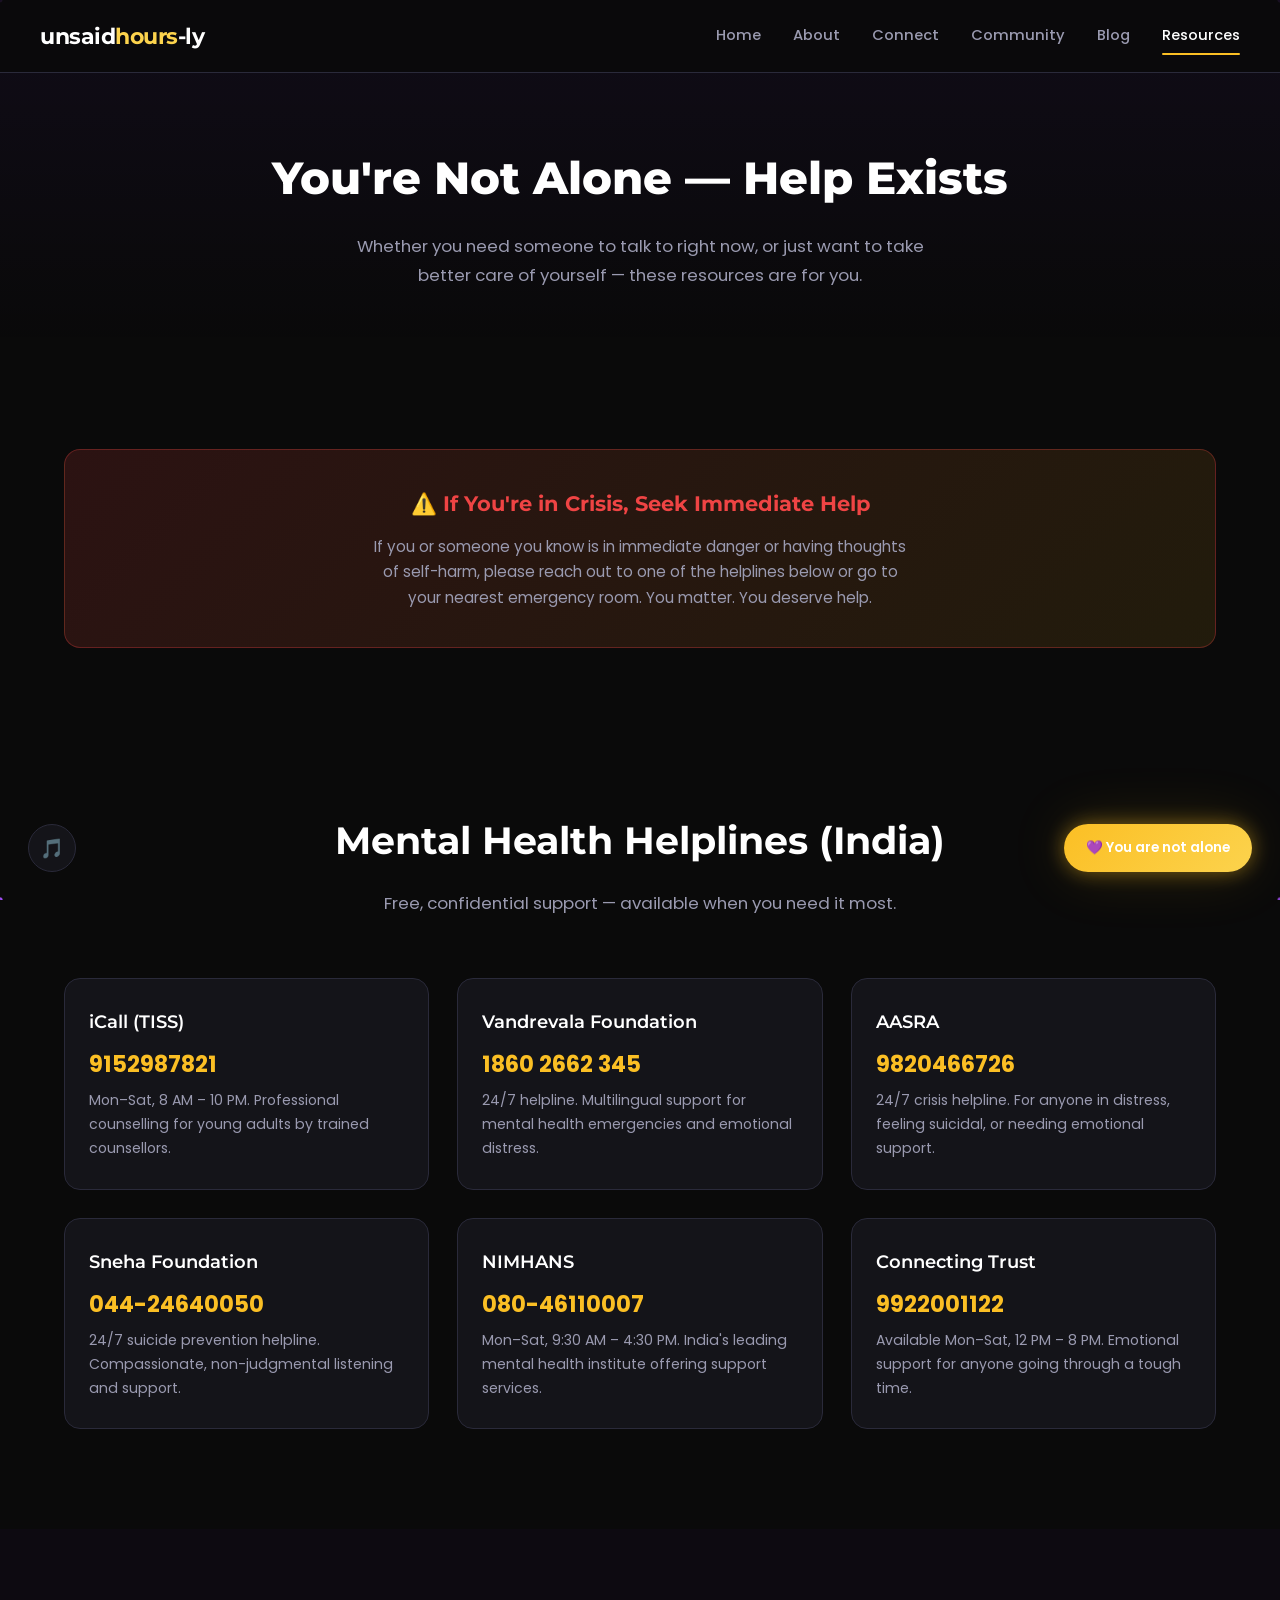
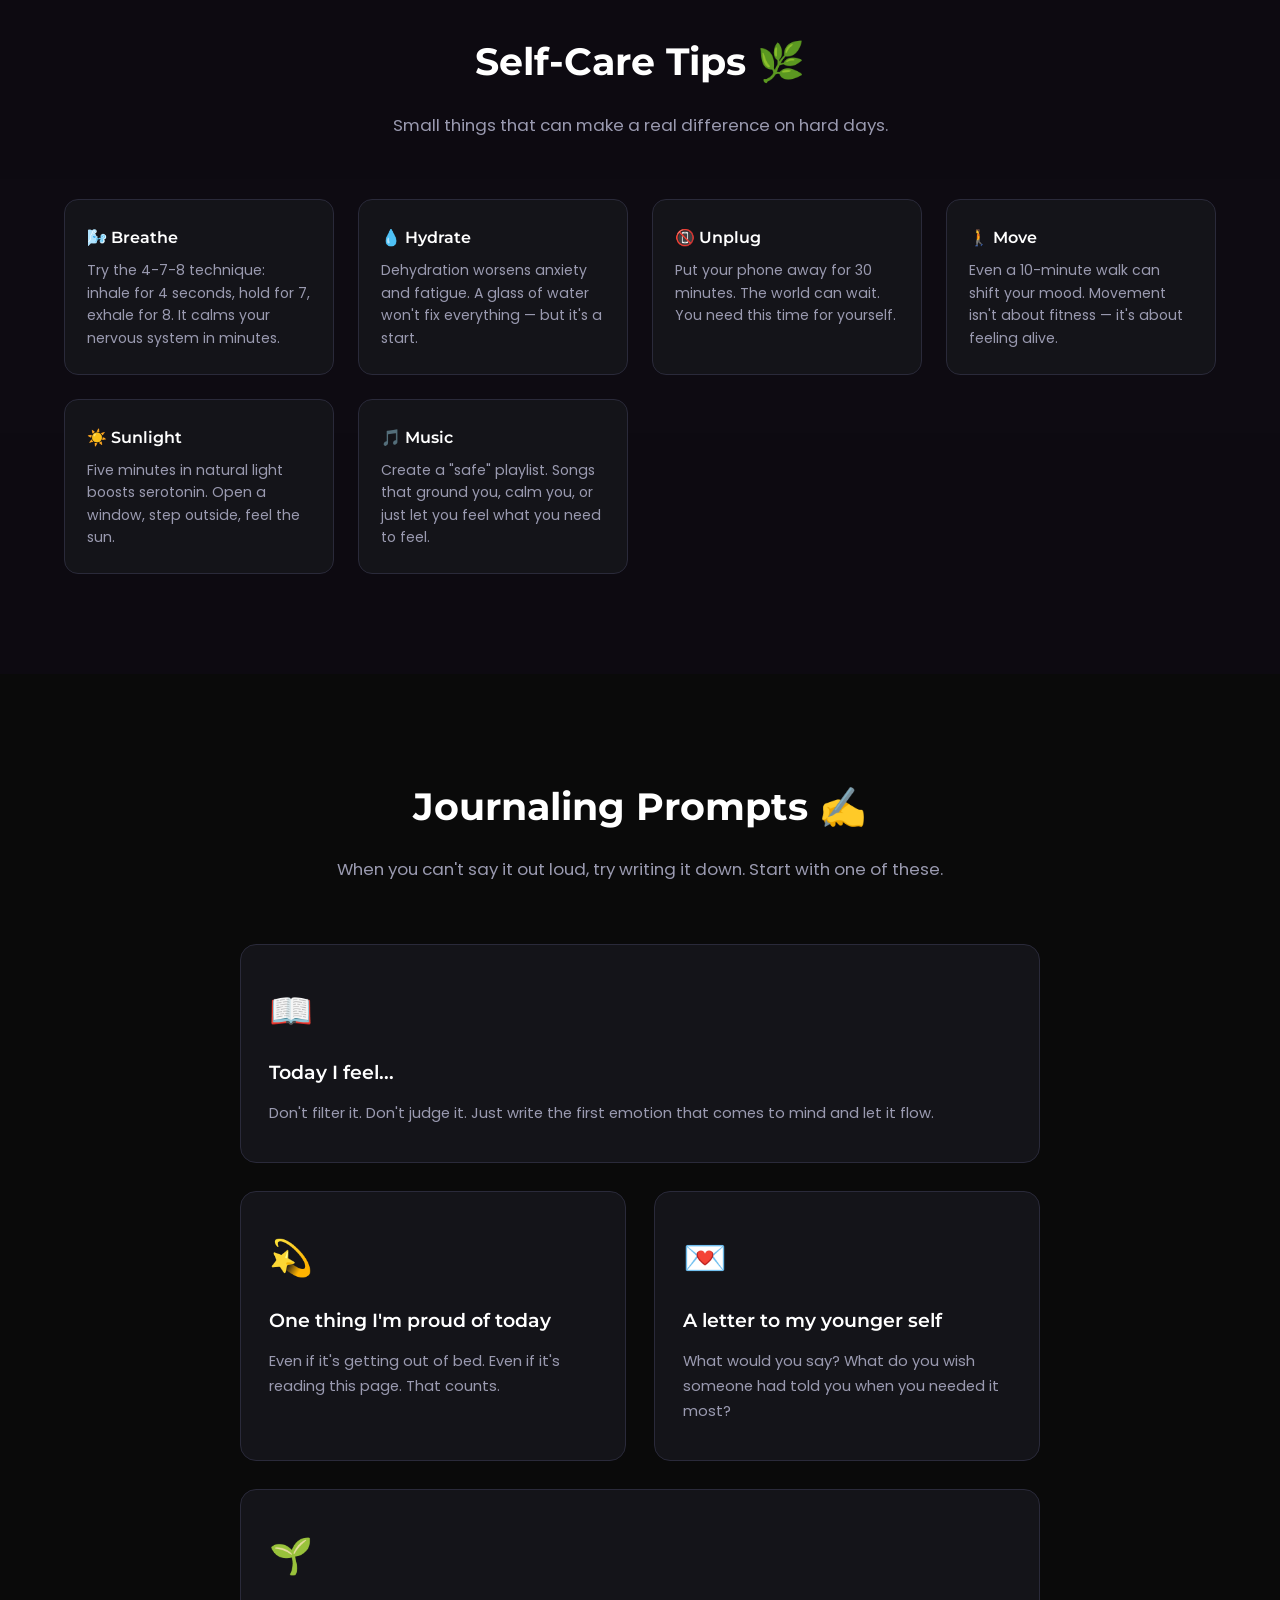
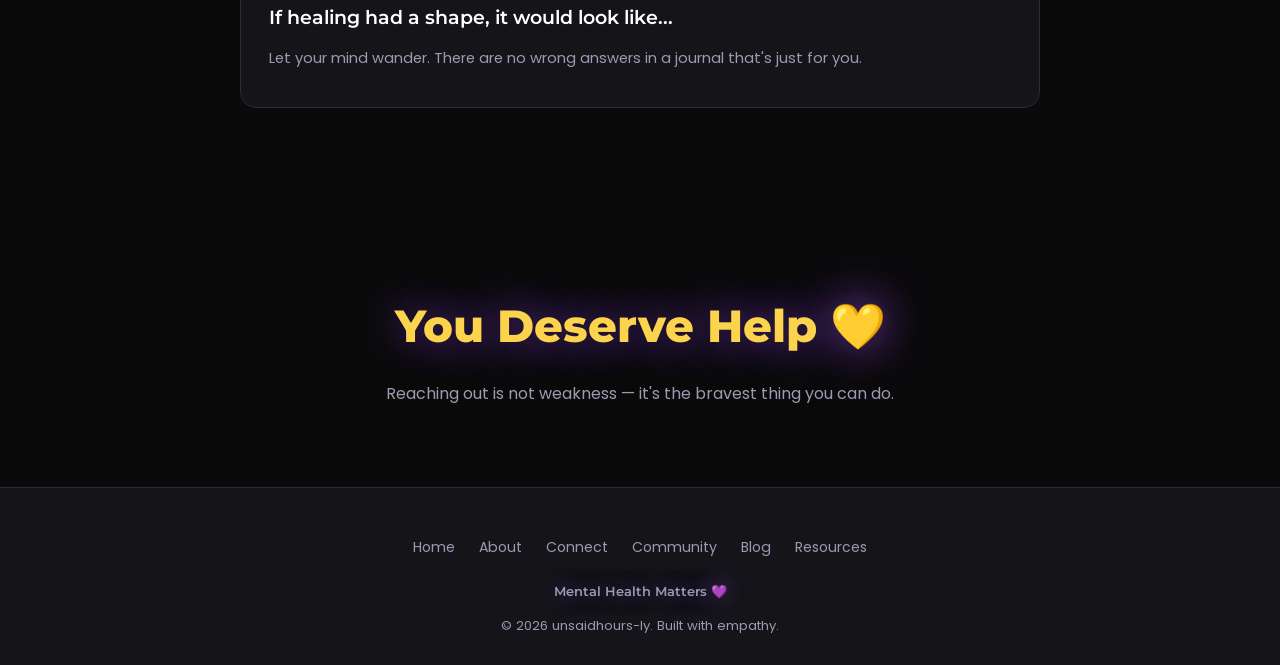
<file: resources.html>
<!DOCTYPE html>
<html lang="en">

<head>
    <meta charset="UTF-8" />
    <meta name="viewport" content="width=device-width, initial-scale=1.0" />
    <title>Resources & Help — unsaidhours-ly</title>
    <meta name="description"
        content="Mental health helplines, self-care tips, journaling prompts, and crisis support resources." />
    <link rel="stylesheet" href="style.css" />
</head>

<body>

    <canvas id="particles-canvas"></canvas>

    <!-- ========== NAVBAR ========== -->
    <nav class="navbar" id="navbar">
        <div class="nav-inner">
            <a href="index.html" class="nav-logo">unsaid<span>hours</span>-ly</a>
            <div class="nav-links" id="navLinks">
                <a href="index.html">Home</a>
                <a href="about.html">About</a>
                <a href="connect.html">Connect</a>
                <a href="community.html">Community</a>
                <a href="blog.html">Blog</a>
                <a href="resources.html" class="active">Resources</a>
            </div>
            <button class="hamburger" id="hamburger" aria-label="Toggle menu">
                <span></span><span></span><span></span>
            </button>
        </div>
    </nav>

    <!-- ========== PAGE HEADER ========== -->
    <section class="page-header">
        <h1 class="fade-in">You're Not Alone — Help Exists</h1>
        <p class="fade-in">Whether you need someone to talk to right now, or just want to take better care of yourself —
            these resources are for you.</p>
    </section>

    <main>

        <!-- Crisis Banner -->
        <section class="section-pad" style="padding-bottom: 0;">
            <div class="container">
                <div class="crisis-banner fade-in">
                    <h3>⚠️ If You're in Crisis, Seek Immediate Help</h3>
                    <p>If you or someone you know is in immediate danger or having thoughts of self-harm, please reach
                        out to one of the helplines below or go to your nearest emergency room. You matter. You deserve
                        help.</p>
                </div>
            </div>
        </section>

        <!-- India-based Helplines -->
        <section class="section-pad">
            <div class="container">
                <div class="section-header fade-in">
                    <h2>Mental Health Helplines (India)</h2>
                    <p>Free, confidential support — available when you need it most.</p>
                </div>
                <div class="cards-grid">
                    <div class="helpline-card fade-in">
                        <h3>iCall (TISS)</h3>
                        <div class="phone">9152987821</div>
                        <p>Mon–Sat, 8 AM – 10 PM. Professional counselling for young adults by trained counsellors.</p>
                    </div>
                    <div class="helpline-card fade-in">
                        <h3>Vandrevala Foundation</h3>
                        <div class="phone">1860 2662 345</div>
                        <p>24/7 helpline. Multilingual support for mental health emergencies and emotional distress.</p>
                    </div>
                    <div class="helpline-card fade-in">
                        <h3>AASRA</h3>
                        <div class="phone">9820466726</div>
                        <p>24/7 crisis helpline. For anyone in distress, feeling suicidal, or needing emotional support.
                        </p>
                    </div>
                    <div class="helpline-card fade-in">
                        <h3>Sneha Foundation</h3>
                        <div class="phone">044-24640050</div>
                        <p>24/7 suicide prevention helpline. Compassionate, non-judgmental listening and support.</p>
                    </div>
                    <div class="helpline-card fade-in">
                        <h3>NIMHANS</h3>
                        <div class="phone">080-46110007</div>
                        <p>Mon–Sat, 9:30 AM – 4:30 PM. India's leading mental health institute offering support
                            services.</p>
                    </div>
                    <div class="helpline-card fade-in">
                        <h3>Connecting Trust</h3>
                        <div class="phone">9922001122</div>
                        <p>Available Mon–Sat, 12 PM – 8 PM. Emotional support for anyone going through a tough time.</p>
                    </div>
                </div>
            </div>
        </section>

        <!-- Self-Care Tips -->
        <section class="section-pad" style="background: rgba(123, 47, 255, 0.03);">
            <div class="container">
                <div class="section-header fade-in">
                    <h2>Self-Care Tips 🌿</h2>
                    <p>Small things that can make a real difference on hard days.</p>
                </div>
                <div class="tips-grid">
                    <div class="tip-card fade-in">
                        <h4>🌬️ Breathe</h4>
                        <p>Try the 4-7-8 technique: inhale for 4 seconds, hold for 7, exhale for 8. It calms your
                            nervous system in minutes.</p>
                    </div>
                    <div class="tip-card fade-in">
                        <h4>💧 Hydrate</h4>
                        <p>Dehydration worsens anxiety and fatigue. A glass of water won't fix everything — but it's a
                            start.</p>
                    </div>
                    <div class="tip-card fade-in">
                        <h4>📵 Unplug</h4>
                        <p>Put your phone away for 30 minutes. The world can wait. You need this time for yourself.</p>
                    </div>
                    <div class="tip-card fade-in">
                        <h4>🚶 Move</h4>
                        <p>Even a 10-minute walk can shift your mood. Movement isn't about fitness — it's about feeling
                            alive.</p>
                    </div>
                    <div class="tip-card fade-in">
                        <h4>☀️ Sunlight</h4>
                        <p>Five minutes in natural light boosts serotonin. Open a window, step outside, feel the sun.
                        </p>
                    </div>
                    <div class="tip-card fade-in">
                        <h4>🎵 Music</h4>
                        <p>Create a "safe" playlist. Songs that ground you, calm you, or just let you feel what you need
                            to feel.</p>
                    </div>
                </div>
            </div>
        </section>

        <!-- Journaling Prompts -->
        <section class="section-pad">
            <div class="container">
                <div class="section-header fade-in">
                    <h2>Journaling Prompts ✍️</h2>
                    <p>When you can't say it out loud, try writing it down. Start with one of these.</p>
                </div>
                <div class="cards-grid" style="max-width: 800px; margin: 0 auto;">
                    <div class="card fade-in" style="grid-column: 1 / -1;">
                        <span class="card-icon">📖</span>
                        <h3>Today I feel...</h3>
                        <p>Don't filter it. Don't judge it. Just write the first emotion that comes to mind and let it
                            flow.</p>
                    </div>
                    <div class="card fade-in">
                        <span class="card-icon">💫</span>
                        <h3>One thing I'm proud of today</h3>
                        <p>Even if it's getting out of bed. Even if it's reading this page. That counts.</p>
                    </div>
                    <div class="card fade-in">
                        <span class="card-icon">💌</span>
                        <h3>A letter to my younger self</h3>
                        <p>What would you say? What do you wish someone had told you when you needed it most?</p>
                    </div>
                    <div class="card fade-in" style="grid-column: 1 / -1;">
                        <span class="card-icon">🌱</span>
                        <h3>If healing had a shape, it would look like...</h3>
                        <p>Let your mind wander. There are no wrong answers in a journal that's just for you.</p>
                    </div>
                </div>
            </div>
        </section>

        <!-- Supportive Closing -->
        <section class="glow-section fade-in">
            <h2>You Deserve Help 💛</h2>
            <p style="color: var(--clr-text-dim); margin-top: 16px; font-size: 1rem;">Reaching out is not weakness —
                it's the bravest thing you can do.</p>
        </section>

    </main>

    <!-- ========== FOOTER ========== -->
    <footer class="footer">
        <div class="footer-links">
            <a href="index.html">Home</a>
            <a href="about.html">About</a>
            <a href="connect.html">Connect</a>
            <a href="community.html">Community</a>
            <a href="blog.html">Blog</a>
            <a href="resources.html">Resources</a>
        </div>
        <p class="footer-glow">Mental Health Matters 💜</p>
        <p>&copy; 2026 unsaidhours-ly. Built with empathy.</p>
    </footer>

    <button class="floating-bubble" id="floatingBubble">💜 You are not alone</button>
    <button class="music-toggle" id="musicToggle" aria-label="Toggle ambient music"
        title="Toggle ambient music">🎵</button>

    <script src="script.js"></script>
</body>

</html>
</file>
<file: style.css>
/* ============================================
   UNSAIDHOURS-LY — Main Stylesheet
   Mental Health Support Platform
   Theme: Dark mode with yellow glow & soft yellow
   ============================================ */

/* ---------- Google Fonts ---------- */
@import url('https://fonts.googleapis.com/css2?family=Montserrat:wght@400;600;700;800&family=Poppins:wght@300;400;500;600&display=swap');

/* ---------- CSS Custom Properties ---------- */
:root {
  /* Colors */
  --clr-bg: #0a0a0a;
  --clr-bg-card: #141419;
  --clr-bg-card2: #1a1a24;
  --clr-surface: #1e1e2a;
  --clr-border: #2a2a3a;
  --clr-text: #e4e4ec;
  --clr-text-dim: #9a9ab0;
  --clr-purple: #fbbf24;
  --clr-purple-lt: #fcd34d;
  --clr-purple-dk: #d69e10;
  --clr-yellow: #fbbf24;
  --clr-yellow-lt: #fcd34d;
  --clr-white: #ffffff;
  --clr-danger: #ef4444;

  /* Glows */
  --glow-purple: 0 0 20px rgba(251, 191, 36, 0.45), 0 0 60px rgba(251, 191, 36, 0.15);
  --glow-purple-sm: 0 0 10px rgba(251, 191, 36, 0.35);
  --glow-yellow: 0 0 16px rgba(251, 191, 36, 0.4);

  /* Typography */
  --ff-heading: 'Montserrat', sans-serif;
  --ff-body: 'Poppins', sans-serif;

  /* Spacing */
  --section-pad: 100px 0;
  --container-w: 1200px;

  /* Transitions */
  --transition: 0.3s ease;
}

/* ---------- Reset & Base ---------- */
*,
*::before,
*::after {
  margin: 0;
  padding: 0;
  box-sizing: border-box;
}

html {
  scroll-behavior: smooth;
  font-size: 16px;
}

body {
  font-family: var(--ff-body);
  background: var(--clr-bg);
  color: var(--clr-text);
  line-height: 1.7;
  overflow-x: hidden;
  position: relative;
}

a {
  color: var(--clr-purple-lt);
  text-decoration: none;
  transition: color var(--transition);
}

a:hover {
  color: var(--clr-yellow);
}

img {
  max-width: 100%;
  display: block;
}

ul {
  list-style: none;
}

/* ---------- Utilities ---------- */
.container {
  max-width: var(--container-w);
  margin: 0 auto;
  padding: 0 24px;
}

.section-pad {
  padding: var(--section-pad);
}

.text-center {
  text-align: center;
}

.text-glow {
  text-shadow: 0 0 20px rgba(251, 191, 36, 0.6), 0 0 60px rgba(251, 191, 36, 0.25);
}

.text-glow-yellow {
  color: var(--clr-yellow);
  text-shadow: var(--glow-yellow);
}

.fade-in {
  opacity: 0;
  transform: translateY(30px);
  transition: opacity 0.8s ease, transform 0.8s ease;
}

.fade-in.visible {
  opacity: 1;
  transform: translateY(0);
}

/* ---------- Particle Canvas ---------- */
#particles-canvas {
  position: fixed;
  top: 0;
  left: 0;
  width: 100%;
  height: 100%;
  z-index: 0;
  pointer-events: none;
}

/* ---------- Navbar ---------- */
.navbar {
  position: fixed;
  top: 0;
  left: 0;
  right: 0;
  z-index: 1000;
  background: rgba(10, 10, 10, 0.85);
  backdrop-filter: blur(14px);
  -webkit-backdrop-filter: blur(14px);
  border-bottom: 1px solid var(--clr-border);
  padding: 0 24px;
  transition: background var(--transition);
}

.nav-inner {
  max-width: var(--container-w);
  margin: 0 auto;
  display: flex;
  align-items: center;
  justify-content: space-between;
  height: 72px;
}

.nav-logo {
  font-family: var(--ff-heading);
  font-size: 1.35rem;
  font-weight: 700;
  color: var(--clr-white);
  letter-spacing: -0.5px;
}

.nav-logo span {
  color: var(--clr-purple-lt);
}

.nav-links {
  display: flex;
  gap: 32px;
  align-items: center;
}

.nav-links a {
  font-size: 0.92rem;
  font-weight: 500;
  color: var(--clr-text-dim);
  position: relative;
  padding: 4px 0;
  transition: color var(--transition);
}

.nav-links a::after {
  content: '';
  position: absolute;
  bottom: -2px;
  left: 0;
  width: 0;
  height: 2px;
  background: var(--clr-purple);
  border-radius: 2px;
  transition: width var(--transition);
}

.nav-links a:hover,
.nav-links a.active {
  color: var(--clr-white);
}

.nav-links a:hover::after,
.nav-links a.active::after {
  width: 100%;
}

/* Hamburger */
.hamburger {
  display: none;
  flex-direction: column;
  gap: 5px;
  cursor: pointer;
  z-index: 1001;
  background: none;
  border: none;
  padding: 4px;
}

.hamburger span {
  display: block;
  width: 26px;
  height: 2px;
  background: var(--clr-white);
  border-radius: 4px;
  transition: var(--transition);
}

.hamburger.active span:nth-child(1) {
  transform: rotate(45deg) translate(5px, 5px);
}

.hamburger.active span:nth-child(2) {
  opacity: 0;
}

.hamburger.active span:nth-child(3) {
  transform: rotate(-45deg) translate(5px, -5px);
}

/* ---------- Buttons ---------- */
.btn {
  display: inline-flex;
  align-items: center;
  gap: 8px;
  padding: 14px 32px;
  border-radius: 50px;
  font-family: var(--ff-body);
  font-size: 0.95rem;
  font-weight: 600;
  cursor: pointer;
  border: none;
  transition: all var(--transition);
  text-decoration: none;
}

.btn-primary {
  background: linear-gradient(135deg, var(--clr-purple), var(--clr-purple-lt));
  color: var(--clr-white);
  box-shadow: var(--glow-purple-sm);
}

.btn-primary:hover {
  box-shadow: var(--glow-purple);
  transform: translateY(-2px);
  color: var(--clr-white);
}

.btn-secondary {
  background: transparent;
  color: var(--clr-purple-lt);
  border: 2px solid var(--clr-purple);
}

.btn-secondary:hover {
  background: rgba(251, 191, 36, 0.12);
  box-shadow: var(--glow-purple-sm);
  transform: translateY(-2px);
  color: var(--clr-purple-lt);
}

.btn-yellow {
  background: linear-gradient(135deg, var(--clr-yellow), var(--clr-yellow-lt));
  color: #1a1a1a;
  font-weight: 700;
}

.btn-yellow:hover {
  box-shadow: var(--glow-yellow);
  transform: translateY(-2px);
  color: #1a1a1a;
}

.btn-sm {
  padding: 10px 22px;
  font-size: 0.85rem;
}

/* ---------- Section Headers ---------- */
.section-header {
  text-align: center;
  margin-bottom: 60px;
}

.section-header h2 {
  font-family: var(--ff-heading);
  font-size: 2.4rem;
  font-weight: 700;
  color: var(--clr-white);
  margin-bottom: 16px;
}

.section-header p {
  font-size: 1.05rem;
  color: var(--clr-text-dim);
  max-width: 640px;
  margin: 0 auto;
}

/* ---------- Hero Section ---------- */
.hero {
  position: relative;
  z-index: 1;
  min-height: 100vh;
  display: flex;
  align-items: center;
  justify-content: center;
  text-align: center;
  padding: 120px 24px 80px;
}

.hero-content {
  max-width: 780px;
}

.hero-content h1 {
  font-family: var(--ff-heading);
  font-size: 3.4rem;
  font-weight: 800;
  color: var(--clr-white);
  line-height: 1.2;
  margin-bottom: 20px;
}

.hero-content h1 .typing-text {
  color: var(--clr-purple-lt);
  border-right: 3px solid var(--clr-purple-lt);
  animation: blink 0.8s step-end infinite;
}

@keyframes blink {
  50% {
    border-color: transparent;
  }
}

.hero-content p {
  font-size: 1.15rem;
  color: var(--clr-text-dim);
  max-width: 580px;
  margin: 0 auto 36px;
  line-height: 1.8;
}

.hero-buttons {
  display: flex;
  gap: 16px;
  justify-content: center;
  flex-wrap: wrap;
}

/* ---------- Cards ---------- */
.card {
  background: var(--clr-bg-card);
  border: 1px solid var(--clr-border);
  border-radius: 16px;
  padding: 36px 28px;
  transition: all var(--transition);
}

.card:hover {
  border-color: var(--clr-purple);
  box-shadow: var(--glow-purple-sm);
  transform: translateY(-4px);
}

.card-icon {
  font-size: 2.2rem;
  margin-bottom: 16px;
  display: block;
}

.card h3 {
  font-family: var(--ff-heading);
  font-size: 1.2rem;
  font-weight: 600;
  color: var(--clr-white);
  margin-bottom: 12px;
}

.card p {
  color: var(--clr-text-dim);
  font-size: 0.92rem;
  line-height: 1.7;
}

.cards-grid {
  display: grid;
  grid-template-columns: repeat(auto-fit, minmax(280px, 1fr));
  gap: 28px;
}

/* ---------- Steps Section ---------- */
.steps-grid {
  display: grid;
  grid-template-columns: repeat(auto-fit, minmax(200px, 1fr));
  gap: 32px;
  counter-reset: step;
}

.step-card {
  text-align: center;
  padding: 32px 20px;
  position: relative;
}

.step-number {
  width: 56px;
  height: 56px;
  border-radius: 50%;
  background: linear-gradient(135deg, var(--clr-purple), var(--clr-purple-lt));
  color: var(--clr-white);
  font-family: var(--ff-heading);
  font-size: 1.3rem;
  font-weight: 700;
  display: flex;
  align-items: center;
  justify-content: center;
  margin: 0 auto 18px;
  box-shadow: var(--glow-purple-sm);
}

.step-card h3 {
  font-family: var(--ff-heading);
  font-size: 1.05rem;
  font-weight: 600;
  color: var(--clr-white);
  margin-bottom: 8px;
}

.step-card p {
  color: var(--clr-text-dim);
  font-size: 0.88rem;
}

/* ---------- Mood Selector ---------- */
.mood-selector {
  display: flex;
  gap: 16px;
  flex-wrap: wrap;
  justify-content: center;
  margin-bottom: 40px;
}

.mood-btn {
  padding: 14px 28px;
  border-radius: 50px;
  border: 2px solid var(--clr-border);
  background: var(--clr-bg-card);
  color: var(--clr-text);
  font-family: var(--ff-body);
  font-size: 0.92rem;
  font-weight: 500;
  cursor: pointer;
  transition: all var(--transition);
}

.mood-btn:hover,
.mood-btn.active {
  border-color: var(--clr-purple);
  background: rgba(251, 191, 36, 0.15);
  color: var(--clr-purple-lt);
  box-shadow: var(--glow-purple-sm);
}

/* ---------- Chat UI Demo ---------- */
.chat-container {
  max-width: 560px;
  margin: 0 auto;
  background: var(--clr-bg-card);
  border: 1px solid var(--clr-border);
  border-radius: 20px;
  overflow: hidden;
}

.chat-header {
  padding: 18px 24px;
  background: var(--clr-surface);
  border-bottom: 1px solid var(--clr-border);
  display: flex;
  align-items: center;
  gap: 12px;
}

.chat-header .status-dot {
  width: 10px;
  height: 10px;
  background: #22c55e;
  border-radius: 50%;
  animation: pulse-dot 2s infinite;
}

@keyframes pulse-dot {

  0%,
  100% {
    opacity: 1;
  }

  50% {
    opacity: 0.4;
  }
}

.chat-header span {
  font-weight: 500;
  color: var(--clr-text);
  font-size: 0.95rem;
}

.chat-messages {
  height: 340px;
  overflow-y: auto;
  padding: 24px;
  display: flex;
  flex-direction: column;
  gap: 14px;
}

.chat-messages::-webkit-scrollbar {
  width: 4px;
}

.chat-messages::-webkit-scrollbar-thumb {
  background: var(--clr-border);
  border-radius: 4px;
}

.chat-bubble {
  max-width: 78%;
  padding: 12px 18px;
  border-radius: 18px;
  font-size: 0.9rem;
  line-height: 1.6;
  animation: fadeUp 0.4s ease;
}

@keyframes fadeUp {
  from {
    opacity: 0;
    transform: translateY(10px);
  }

  to {
    opacity: 1;
    transform: translateY(0);
  }
}

.chat-bubble.received {
  background: var(--clr-surface);
  color: var(--clr-text);
  align-self: flex-start;
  border-bottom-left-radius: 4px;
}

.chat-bubble.sent {
  background: linear-gradient(135deg, var(--clr-purple), var(--clr-purple-lt));
  color: var(--clr-white);
  align-self: flex-end;
  border-bottom-right-radius: 4px;
}

.chat-input-area {
  display: flex;
  gap: 10px;
  padding: 16px 20px;
  border-top: 1px solid var(--clr-border);
  background: var(--clr-surface);
}

.chat-input-area input {
  flex: 1;
  background: var(--clr-bg-card);
  border: 1px solid var(--clr-border);
  border-radius: 50px;
  padding: 12px 20px;
  color: var(--clr-text);
  font-family: var(--ff-body);
  font-size: 0.9rem;
  outline: none;
  transition: border-color var(--transition);
}

.chat-input-area input:focus {
  border-color: var(--clr-purple);
}

.chat-input-area button {
  background: linear-gradient(135deg, var(--clr-purple), var(--clr-purple-lt));
  border: none;
  color: var(--clr-white);
  width: 46px;
  height: 46px;
  border-radius: 50%;
  cursor: pointer;
  font-size: 1.2rem;
  transition: all var(--transition);
  display: flex;
  align-items: center;
  justify-content: center;
}

.chat-input-area button:hover {
  box-shadow: var(--glow-purple);
  transform: scale(1.05);
}

/* ---------- Testimonial Cards ---------- */
.testimonial-card {
  background: var(--clr-bg-card);
  border: 1px solid var(--clr-border);
  border-radius: 16px;
  padding: 32px 28px;
  position: relative;
  transition: all var(--transition);
}

.testimonial-card:hover {
  border-color: var(--clr-purple);
  box-shadow: var(--glow-purple-sm);
}

.testimonial-card .quote-mark {
  font-size: 3rem;
  color: var(--clr-purple);
  opacity: 0.4;
  line-height: 1;
  margin-bottom: 8px;
}

.testimonial-card p {
  color: var(--clr-text-dim);
  font-size: 0.95rem;
  font-style: italic;
  line-height: 1.7;
  margin-bottom: 16px;
}

.testimonial-card .author {
  font-size: 0.85rem;
  color: var(--clr-purple-lt);
  font-weight: 500;
}

/* ---------- Blog Cards ---------- */
.blog-card {
  background: var(--clr-bg-card);
  border: 1px solid var(--clr-border);
  border-radius: 16px;
  overflow: hidden;
  transition: all var(--transition);
}

.blog-card:hover {
  border-color: var(--clr-purple);
  box-shadow: var(--glow-purple-sm);
  transform: translateY(-6px);
}

.blog-card-img {
  width: 100%;
  height: 200px;
  background: linear-gradient(135deg, var(--clr-purple-dk), var(--clr-bg-card2));
  display: flex;
  align-items: center;
  justify-content: center;
  font-size: 3rem;
  overflow: hidden;
}

.blog-card-body {
  padding: 28px 24px;
}

.blog-card-body h3 {
  font-family: var(--ff-heading);
  font-size: 1.15rem;
  font-weight: 600;
  color: var(--clr-white);
  margin-bottom: 12px;
  line-height: 1.4;
}

.blog-card-body p {
  color: var(--clr-text-dim);
  font-size: 0.9rem;
  line-height: 1.7;
  margin-bottom: 20px;
}

.blog-card-body .read-more {
  font-size: 0.88rem;
  font-weight: 600;
  color: var(--clr-purple-lt);
  display: inline-flex;
  align-items: center;
  gap: 6px;
  transition: gap var(--transition), color var(--transition);
}

.blog-card-body .read-more:hover {
  gap: 12px;
  color: var(--clr-yellow);
}

/* ---------- Comment Section UI ---------- */
.comment-form {
  max-width: 640px;
  margin: 0 auto 48px;
}

.comment-form textarea {
  width: 100%;
  min-height: 110px;
  background: var(--clr-bg-card);
  border: 1px solid var(--clr-border);
  border-radius: 14px;
  padding: 18px;
  color: var(--clr-text);
  font-family: var(--ff-body);
  font-size: 0.92rem;
  resize: vertical;
  outline: none;
  transition: border-color var(--transition);
  margin-bottom: 14px;
}

.comment-form textarea:focus {
  border-color: var(--clr-purple);
}

.comments-list {
  max-width: 640px;
  margin: 0 auto;
  display: flex;
  flex-direction: column;
  gap: 18px;
}

.comment-item {
  background: var(--clr-bg-card);
  border: 1px solid var(--clr-border);
  border-radius: 14px;
  padding: 20px 24px;
}

.comment-item .comment-author {
  font-size: 0.85rem;
  color: var(--clr-purple-lt);
  font-weight: 500;
  margin-bottom: 6px;
}

.comment-item p {
  color: var(--clr-text-dim);
  font-size: 0.9rem;
}

/* ---------- Helpline / Resource Cards ---------- */
.helpline-card {
  background: var(--clr-bg-card);
  border: 1px solid var(--clr-border);
  border-radius: 16px;
  padding: 28px 24px;
  transition: all var(--transition);
}

.helpline-card:hover {
  border-color: var(--clr-purple);
  box-shadow: var(--glow-purple-sm);
}

.helpline-card h3 {
  font-family: var(--ff-heading);
  font-size: 1.1rem;
  font-weight: 600;
  color: var(--clr-white);
  margin-bottom: 8px;
}

.helpline-card .phone {
  font-size: 1.4rem;
  font-weight: 700;
  color: var(--clr-yellow);
  margin-bottom: 6px;
}

.helpline-card p {
  color: var(--clr-text-dim);
  font-size: 0.88rem;
}

/* ---------- Crisis Banner ---------- */
.crisis-banner {
  background: linear-gradient(135deg, rgba(239, 68, 68, 0.15), rgba(251, 191, 36, 0.1));
  border: 1px solid rgba(239, 68, 68, 0.3);
  border-radius: 16px;
  padding: 36px 32px;
  text-align: center;
  margin-bottom: 60px;
}

.crisis-banner h3 {
  font-family: var(--ff-heading);
  font-size: 1.3rem;
  font-weight: 700;
  color: var(--clr-danger);
  margin-bottom: 12px;
}

.crisis-banner p {
  color: var(--clr-text-dim);
  font-size: 0.95rem;
  max-width: 540px;
  margin: 0 auto;
}

/* ---------- Tips Grid ---------- */
.tips-grid {
  display: grid;
  grid-template-columns: repeat(auto-fit, minmax(260px, 1fr));
  gap: 24px;
}

.tip-card {
  background: var(--clr-bg-card);
  border: 1px solid var(--clr-border);
  border-radius: 14px;
  padding: 24px 22px;
  transition: all var(--transition);
}

.tip-card:hover {
  border-color: var(--clr-purple);
  box-shadow: var(--glow-purple-sm);
}

.tip-card h4 {
  font-family: var(--ff-heading);
  font-size: 1rem;
  font-weight: 600;
  color: var(--clr-white);
  margin-bottom: 8px;
}

.tip-card p {
  color: var(--clr-text-dim);
  font-size: 0.88rem;
  line-height: 1.6;
}

/* ---------- Suggestion Cards ------ */
.suggestion-cards {
  display: grid;
  grid-template-columns: repeat(auto-fit, minmax(240px, 1fr));
  gap: 24px;
  margin-top: 48px;
}

/* ---------- Glowing Section ---------- */
.glow-section {
  text-align: center;
  padding: 80px 24px;
  position: relative;
}

.glow-section h2 {
  font-family: var(--ff-heading);
  font-size: 2.8rem;
  font-weight: 800;
  color: var(--clr-purple-lt);
  text-shadow: 0 0 40px rgba(168, 85, 247, 0.6), 0 0 80px rgba(168, 85, 247, 0.3), 0 0 120px rgba(168, 85, 247, 0.15);
  animation: glow-pulse 3s ease-in-out infinite;
}

@keyframes glow-pulse {

  0%,
  100% {
    text-shadow: 0 0 40px rgba(168, 85, 247, 0.6), 0 0 80px rgba(168, 85, 247, 0.3);
  }

  50% {
    text-shadow: 0 0 60px rgba(168, 85, 247, 0.8), 0 0 120px rgba(168, 85, 247, 0.4), 0 0 160px rgba(168, 85, 247, 0.2);
  }
}

/* ---------- Footer ---------- */
.footer {
  position: relative;
  z-index: 1;
  background: var(--clr-bg-card);
  border-top: 1px solid var(--clr-border);
  padding: 48px 24px 28px;
  text-align: center;
}

.footer-glow {
  font-family: var(--ff-heading);
  font-size: 1.1rem;
  font-weight: 600;
  color: var(--clr-purple-lt);
  text-shadow: 0 0 20px rgba(168, 85, 247, 0.5);
  margin-bottom: 12px;
}

.footer p {
  color: var(--clr-text-dim);
  font-size: 0.82rem;
}

.footer-links {
  display: flex;
  gap: 24px;
  justify-content: center;
  margin-bottom: 20px;
  flex-wrap: wrap;
}

.footer-links a {
  color: var(--clr-text-dim);
  font-size: 0.88rem;
  transition: color var(--transition);
}

.footer-links a:hover {
  color: var(--clr-purple-lt);
}

/* ---------- Floating Bubble ---------- */
.floating-bubble {
  position: fixed;
  bottom: 28px;
  right: 28px;
  z-index: 999;
  background: linear-gradient(135deg, var(--clr-purple), var(--clr-purple-lt));
  color: var(--clr-white);
  padding: 14px 22px;
  border-radius: 50px;
  font-size: 0.85rem;
  font-weight: 600;
  box-shadow: var(--glow-purple);
  cursor: pointer;
  animation: bubble-float 4s ease-in-out infinite;
  transition: all var(--transition);
  font-family: var(--ff-body);
  border: none;
}

.floating-bubble:hover {
  transform: scale(1.08);
  box-shadow: 0 0 30px rgba(123, 47, 255, 0.6), 0 0 80px rgba(123, 47, 255, 0.25);
}

@keyframes bubble-float {

  0%,
  100% {
    transform: translateY(0);
  }

  50% {
    transform: translateY(-8px);
  }
}

/* ---------- Music Toggle ---------- */
.music-toggle {
  position: fixed;
  bottom: 28px;
  left: 28px;
  z-index: 999;
  width: 48px;
  height: 48px;
  border-radius: 50%;
  background: var(--clr-bg-card);
  border: 1px solid var(--clr-border);
  color: var(--clr-text-dim);
  font-size: 1.2rem;
  cursor: pointer;
  display: flex;
  align-items: center;
  justify-content: center;
  transition: all var(--transition);
}

.music-toggle:hover {
  border-color: var(--clr-purple);
  color: var(--clr-purple-lt);
  box-shadow: var(--glow-purple-sm);
}

.music-toggle.playing {
  border-color: var(--clr-purple);
  color: var(--clr-purple-lt);
  animation: pulse-ring 2s infinite;
}

@keyframes pulse-ring {
  0% {
    box-shadow: 0 0 0 0 rgba(123, 47, 255, 0.4);
  }

  70% {
    box-shadow: 0 0 0 12px rgba(123, 47, 255, 0);
  }

  100% {
    box-shadow: 0 0 0 0 rgba(123, 47, 255, 0);
  }
}

/* ---------- Page Header (inner pages) ---------- */
.page-header {
  position: relative;
  z-index: 1;
  text-align: center;
  padding: 140px 24px 60px;
  background: linear-gradient(180deg, rgba(123, 47, 255, 0.06) 0%, transparent 100%);
}

.page-header h1 {
  font-family: var(--ff-heading);
  font-size: 2.8rem;
  font-weight: 800;
  color: var(--clr-white);
  margin-bottom: 16px;
}

.page-header p {
  color: var(--clr-text-dim);
  font-size: 1.05rem;
  max-width: 600px;
  margin: 0 auto;
}

/* ---------- Inner sections z-index ---------- */
main {
  position: relative;
  z-index: 1;
}

/* ---------- Responsive ---------- */
@media (max-width: 768px) {
  .hamburger {
    display: flex;
  }

  .nav-links {
    position: fixed;
    top: 0;
    right: -100%;
    width: 280px;
    height: 100vh;
    background: rgba(10, 10, 10, 0.97);
    flex-direction: column;
    padding: 100px 32px 40px;
    gap: 24px;
    transition: right 0.4s ease;
    border-left: 1px solid var(--clr-border);
  }

  .nav-links.open {
    right: 0;
  }

  .hero-content h1 {
    font-size: 2.2rem;
  }

  .hero-content p {
    font-size: 1rem;
  }

  .section-header h2 {
    font-size: 1.8rem;
  }

  .page-header h1 {
    font-size: 2rem;
  }

  .glow-section h2 {
    font-size: 2rem;
  }

  .cards-grid {
    grid-template-columns: 1fr;
  }

  .steps-grid {
    grid-template-columns: 1fr 1fr;
  }

  .mood-selector {
    gap: 10px;
  }

  .floating-bubble {
    font-size: 0.78rem;
    padding: 12px 18px;
    bottom: 20px;
    right: 16px;
  }

  .music-toggle {
    bottom: 20px;
    left: 16px;
    width: 42px;
    height: 42px;
  }
}

@media (max-width: 480px) {
  .hero-content h1 {
    font-size: 1.7rem;
  }

  .steps-grid {
    grid-template-columns: 1fr;
  }

  .hero-buttons {
    flex-direction: column;
    align-items: center;
  }

  .blog-card-img {
    height: 150px;
  }
}
</file>
